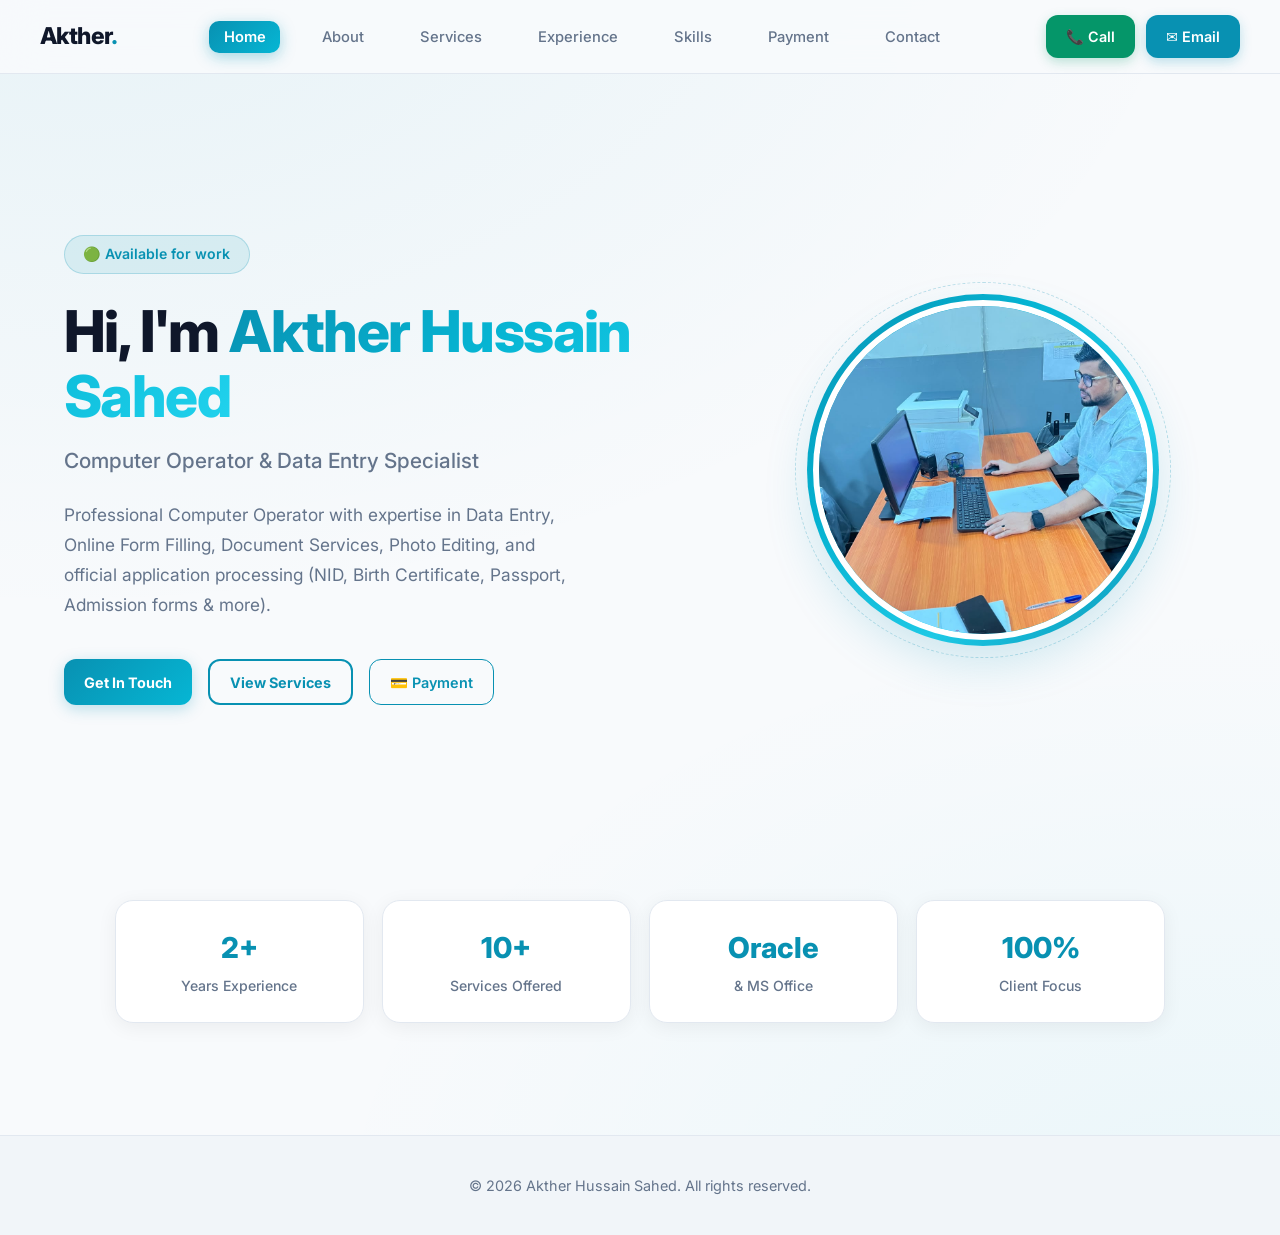
<file: index.html>
<!DOCTYPE html>
<html lang="en">
<head>
    <meta charset="UTF-8">
    <meta name="viewport" content="width=device-width, initial-scale=1.0">
    <title>Akther Hussain Sahed | Computer Operator & Data Entry</title>
    <link rel="preconnect" href="https://fonts.googleapis.com">
    <link rel="preconnect" href="https://fonts.gstatic.com" crossorigin>
    <link href="https://fonts.googleapis.com/css2?family=Inter:wght@300;400;500;600;700;800&display=swap" rel="stylesheet">
    <link rel="stylesheet" href="style.css">
</head>
<body>

    <nav class="navbar">
        <div class="nav-container">
            <a href="index.html" class="logo">Akther<span>.</span></a>
            
            <ul class="nav-links">
                <li><a href="index.html" class="active">Home</a></li>
                <li><a href="about.html">About</a></li>
                <li><a href="services.html">Services</a></li>
                <li><a href="experience.html">Experience</a></li>
                <li><a href="skills.html">Skills</a></li>
                <li><a href="payment.html">Payment</a></li>
                <li><a href="contact.html">Contact</a></li>
            </ul>

            <div class="nav-actions">
                <a href="tel:+8801789630040" class="btn btn-call">📞 Call</a>
                <a href="mailto:a.h.sahed82@gmail.com" class="btn btn-email">✉️ Email</a>
            </div>

            <button class="menu-toggle" aria-label="Menu">
                <span></span>
                <span></span>
                <span></span>
            </button>
        </div>
    </nav>

    <div class="mobile-overlay"></div>
    <div class="mobile-menu">
        <a href="index.html" class="active">Home</a>
        <a href="about.html">About</a>
        <a href="services.html">Services</a>
        <a href="experience.html">Experience</a>
        <a href="skills.html">Skills</a>
        <a href="payment.html">Payment</a>
        <a href="contact.html">Contact</a>
        <div class="mobile-buttons">
            <a href="tel:+8801789630040" class="btn btn-call">📞 Call Now</a>
            <a href="mailto:a.h.sahed82@gmail.com" class="btn btn-email">✉️ Email</a>
        </div>
    </div>

    <section class="hero">
        <div class="hero-wrapper">
            <div class="hero-content">
                <div class="hero-badge animate">🟢 Available for work</div>
                
                <h1 class="animate delay-1">Hi, I'm <span>Akther Hussain Sahed</span></h1>
                
                <p class="hero-subtitle animate delay-2">Computer Operator & Data Entry Specialist</p>
                
                <p class="hero-desc animate delay-3">
                    Professional Computer Operator with expertise in Data Entry, Online Form Filling, 
                    Document Services, Photo Editing, and official application processing 
                    (NID, Birth Certificate, Passport, Admission forms & more).
                </p>
                
                <div class="hero-buttons animate delay-4">
                    <a href="contact.html" class="btn btn-primary">Get In Touch</a>
                    <a href="services.html" class="btn btn-outline">View Services</a>
                    <a href="payment.html" class="btn btn-cv">💳 Payment</a>
                </div>
            </div>

            <div class="hero-photo animate delay-2">
                <div class="photo-frame">
                    <img src="profile.jpg" alt="Akther Hussain Sahed">
                </div>
            </div>
        </div>
    </section>

    <section class="section" style="padding-top: 0;">
        <div class="stats-grid" style="grid-template-columns: repeat(4, 1fr); max-width: 1050px; margin: 0 auto;">
            <div class="stat-card animate">
                <h3>2+</h3>
                <p>Years Experience</p>
            </div>
            <div class="stat-card animate delay-1">
                <h3>10+</h3>
                <p>Services Offered</p>
            </div>
            <div class="stat-card animate delay-2">
                <h3>Oracle</h3>
                <p>& MS Office</p>
            </div>
            <div class="stat-card animate delay-3">
                <h3>100%</h3>
                <p>Client Focus</p>
            </div>
        </div>
    </section>

    <footer>
        <p>© 2026 Akther Hussain Sahed. All rights reserved.</p>
    </footer>

    <script src="script.js"></script>
</body>
</html>
</file>
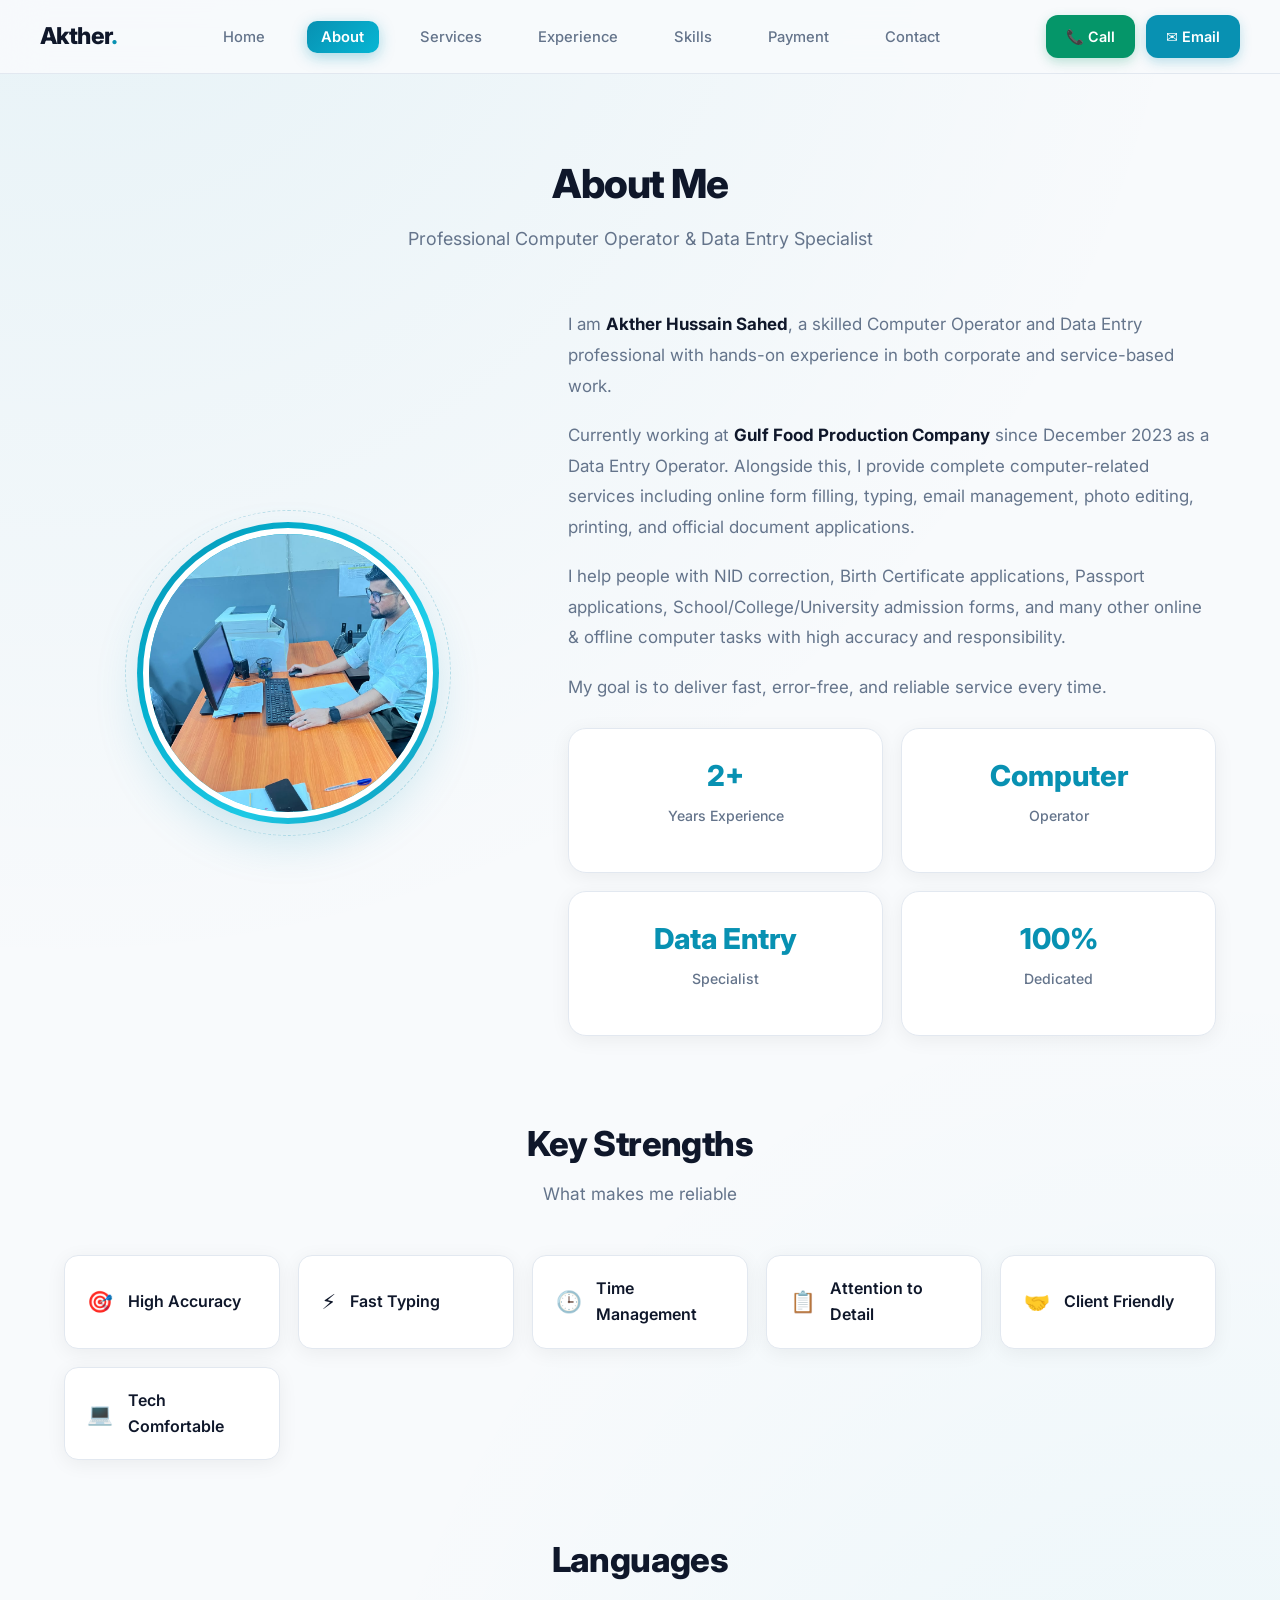
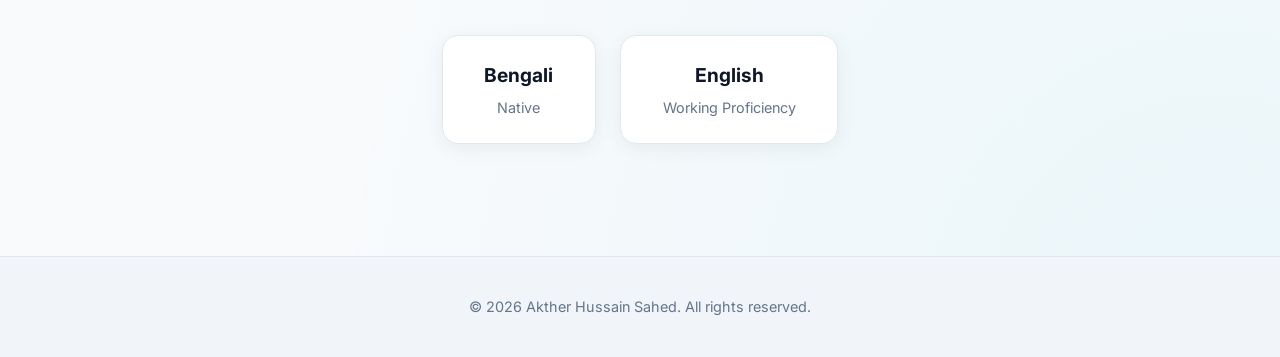
<file: about.html>
<!DOCTYPE html>
<html lang="en">
<head>
    <meta charset="UTF-8">
    <meta name="viewport" content="width=device-width, initial-scale=1.0">
    <title>About | Akther Hussain Sahed</title>
    <link rel="preconnect" href="https://fonts.googleapis.com">
    <link rel="preconnect" href="https://fonts.gstatic.com" crossorigin>
    <link href="https://fonts.googleapis.com/css2?family=Inter:wght@300;400;500;600;700;800&display=swap" rel="stylesheet">
    <link rel="stylesheet" href="style.css">
</head>
<body>

    <nav class="navbar">
        <div class="nav-container">
            <a href="index.html" class="logo">Akther<span>.</span></a>
            
            <ul class="nav-links">
                
                <li><a href="index.html">Home</a></li>
                <li><a href="about.html" class="active">About</a></li>
                <li><a href="services.html">Services</a></li>
                <li><a href="experience.html">Experience</a></li>
                <li><a href="skills.html">Skills</a></li>
                <li><a href="payment.html">Payment</a></li>
                <li><a href="contact.html">Contact</a></li>
            
            </ul>

            <div class="nav-actions">
                <a href="tel:+8801789630040" class="btn btn-call">📞 Call</a>
                <a href="mailto:a.h.sahed82@gmail.com" class="btn btn-email">✉️ Email</a>
            </div>

            <button class="menu-toggle" aria-label="Menu">
                <span></span>
                <span></span>
                <span></span>
            </button>
        </div>
    </nav>

    <div class="mobile-overlay"></div>
    <div class="mobile-menu">
        
        <a href="index.html">Home</a>
        <a href="about.html" class="active">About</a>
        <a href="services.html">Services</a>
        <a href="experience.html">Experience</a>
        <a href="skills.html">Skills</a>
        <a href="payment.html">Payment</a>
        <a href="contact.html">Contact</a>
        
        <div class="mobile-buttons">
            <a href="tel:+8801789630040" class="btn btn-call">📞 Call Now</a>
            <a href="mailto:a.h.sahed82@gmail.com" class="btn btn-email">✉️ Email</a>
        </div>
    </div>

    <div class="page-header">
        <h1 class="animate">About Me</h1>
        <p class="animate delay-1">Professional Computer Operator & Data Entry Specialist</p>
    </div>

    <section class="section" style="padding-top: 1rem;">
        <div class="about-grid">
            <div class="about-photo animate">
                <div class="photo-frame">
                    <img src="profile.jpg" alt="Akther Hussain Sahed">
                </div>
            </div>

            <div class="about-text animate delay-1">
                <p>
                    I am <strong>Akther Hussain Sahed</strong>, a skilled Computer Operator and Data Entry professional 
                    with hands-on experience in both corporate and service-based work.
                </p>
                <p>
                    Currently working at <strong>Gulf Food Production Company</strong> since December 2023 as a Data Entry Operator. 
                    Alongside this, I provide complete computer-related services including online form filling, 
                    typing, email management, photo editing, printing, and official document applications.
                </p>
                <p>
                    I help people with NID correction, Birth Certificate applications, Passport applications, 
                    School/College/University admission forms, and many other online & offline computer tasks 
                    with high accuracy and responsibility.
                </p>
                <p>
                    My goal is to deliver fast, error-free, and reliable service every time.
                </p>

                <div class="stats-grid">
                    <div class="stat-card">
                        <h3>2+</h3>
                        <p>Years Experience</p>
                    </div>
                    <div class="stat-card">
                        <h3>Computer</h3>
                        <p>Operator</p>
                    </div>
                    <div class="stat-card">
                        <h3>Data Entry</h3>
                        <p>Specialist</p>
                    </div>
                    <div class="stat-card">
                        <h3>100%</h3>
                        <p>Dedicated</p>
                    </div>
                </div>
            </div>
        </div>

        <div style="margin-top: 5rem;">
            <div class="section-header">
                <h2 class="section-title">Key Strengths</h2>
                <p class="section-subtitle">What makes me reliable</p>
            </div>
            <div class="strengths-grid">
                <div class="strength-item"><span>🎯</span> High Accuracy</div>
                <div class="strength-item"><span>⚡</span> Fast Typing</div>
                <div class="strength-item"><span>🕒</span> Time Management</div>
                <div class="strength-item"><span>📋</span> Attention to Detail</div>
                <div class="strength-item"><span>🤝</span> Client Friendly</div>
                <div class="strength-item"><span>💻</span> Tech Comfortable</div>
            </div>
        </div>

        <div style="margin-top: 4.5rem;">
            <div class="section-header">
                <h2 class="section-title">Languages</h2>
            </div>
            <div class="lang-grid">
                <div class="lang-card">
                    <h3>Bengali</h3>
                    <p>Native</p>
                </div>
                <div class="lang-card">
                    <h3>English</h3>
                    <p>Working Proficiency</p>
                </div>
            </div>
        </div>
    </section>

    <footer>
        <p>© 2026 Akther Hussain Sahed. All rights reserved.</p>
    </footer>

    <script src="script.js"></script>
</body>
</html>
</file>
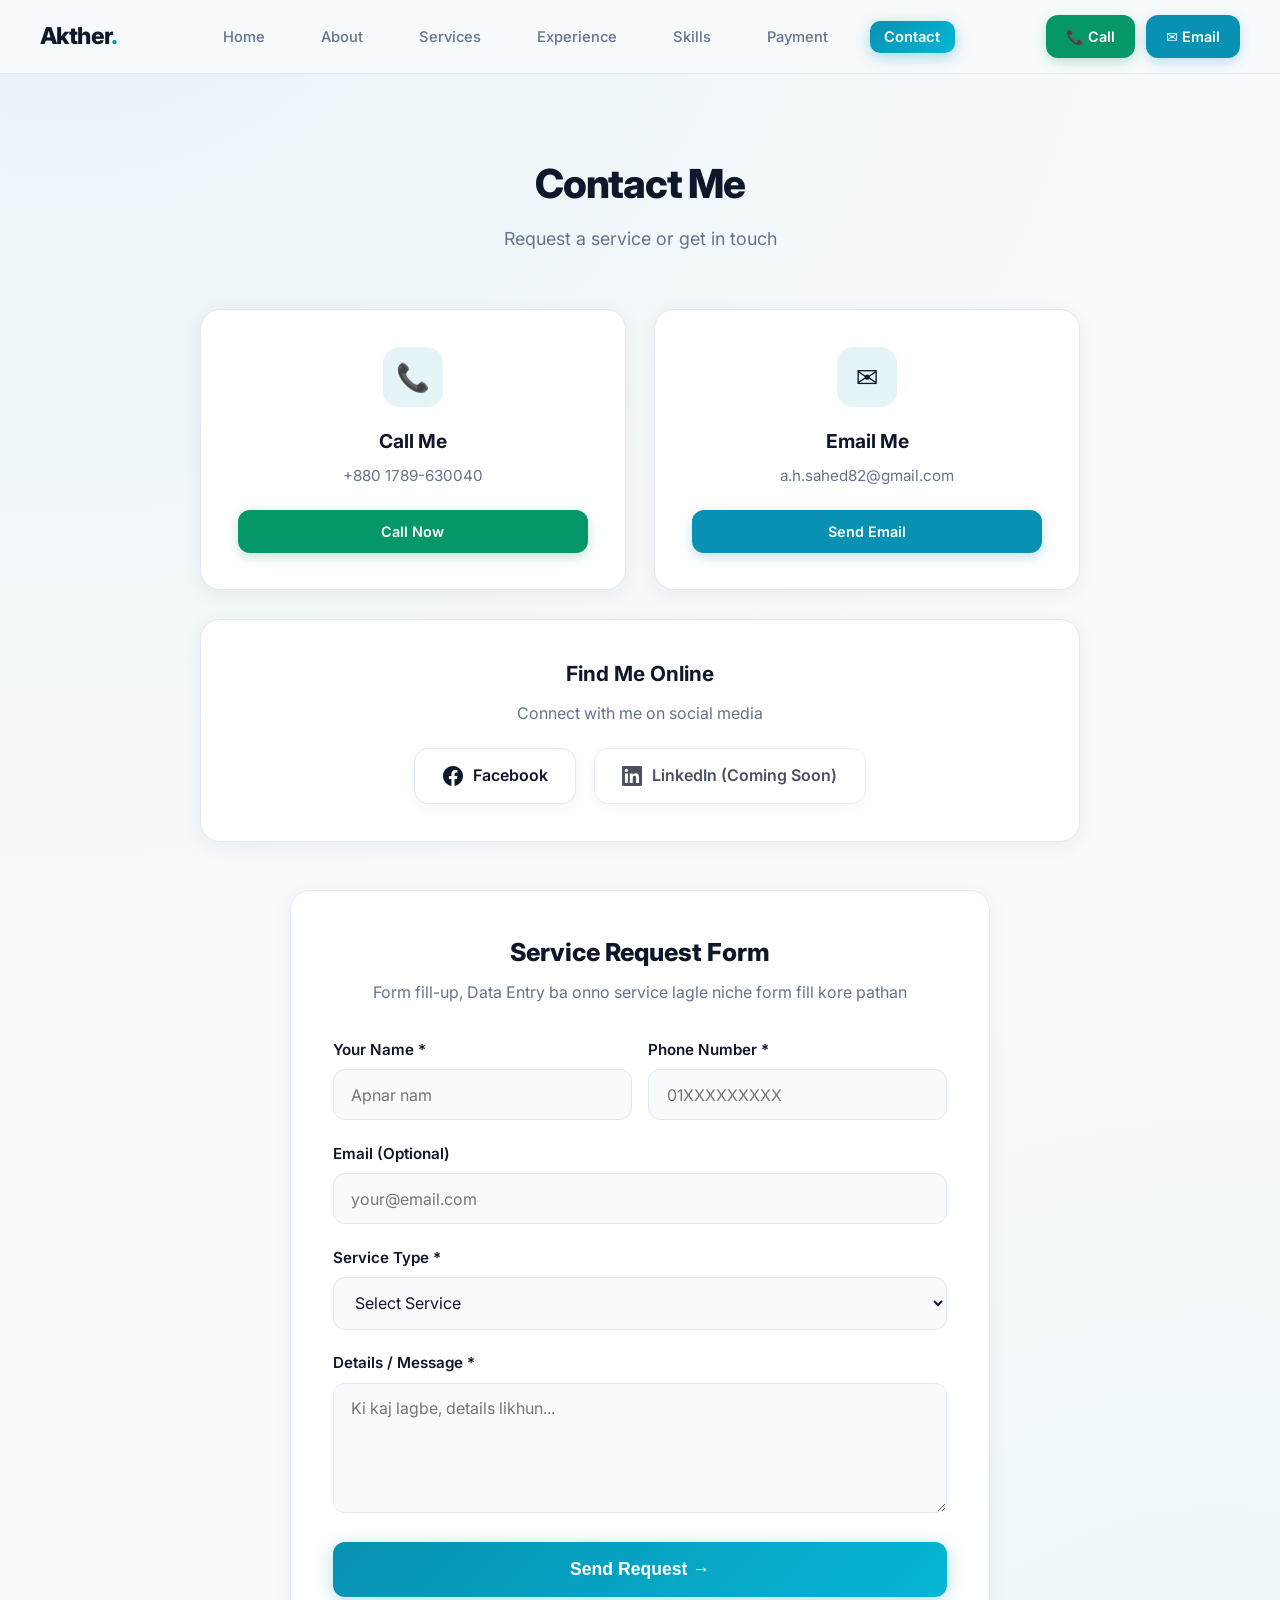
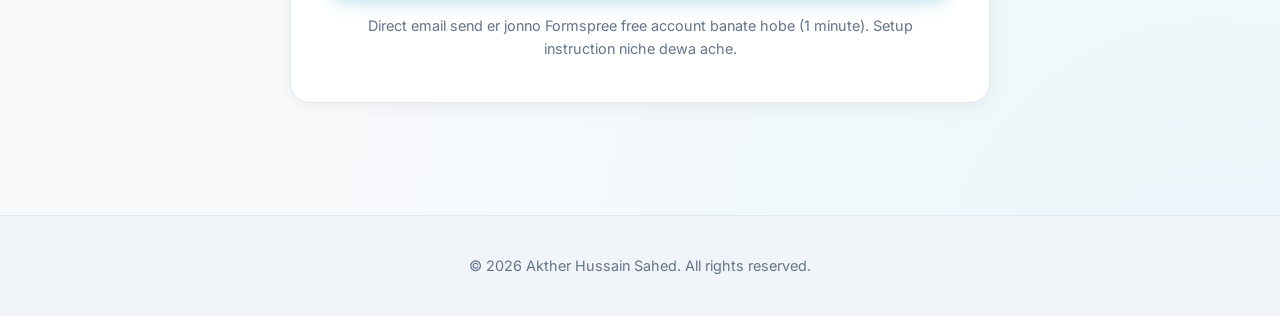
<file: contact.html>
<!DOCTYPE html>
<html lang="en">
<head>
    <meta charset="UTF-8">
    <meta name="viewport" content="width=device-width, initial-scale=1.0">
    <title>Contact | Akther Hussain Sahed</title>
    <link rel="preconnect" href="https://fonts.googleapis.com">
    <link rel="preconnect" href="https://fonts.gstatic.com" crossorigin>
    <link href="https://fonts.googleapis.com/css2?family=Inter:wght@300;400;500;600;700;800&display=swap" rel="stylesheet">
    <link rel="stylesheet" href="style.css">
    <style>
        .form-section {
            max-width: 700px;
            margin: 3rem auto 0;
            background: var(--card);
            border: 1px solid var(--border);
            border-radius: 20px;
            padding: 2.6rem;
            box-shadow: 0 4px 20px rgba(0,0,0,0.06);
            transition: all 0.35s ease;
        }
        .form-section:hover {
            box-shadow: 0 12px 40px rgba(8, 145, 178, 0.1);
            border-color: rgba(8, 145, 178, 0.25);
        }
        .form-section h2 {
            text-align: center;
            margin-bottom: 0.5rem;
            font-size: 1.55rem;
            color: var(--text);
            font-weight: 800;
        }
        .form-section > p {
            text-align: center;
            color: var(--text-muted);
            margin-bottom: 2rem;
        }
        .form-group {
            margin-bottom: 1.35rem;
        }
        .form-group label {
            display: block;
            margin-bottom: 0.45rem;
            font-weight: 600;
            font-size: 0.95rem;
            color: var(--text);
        }
        .form-group input,
        .form-group select,
        .form-group textarea {
            width: 100%;
            padding: 0.9rem 1.1rem;
            background: #f8fafc;
            border: 1.5px solid var(--border);
            border-radius: 12px;
            color: var(--text);
            font-size: 1rem;
            font-family: inherit;
            transition: all 0.3s ease;
        }
        .form-group input:focus,
        .form-group select:focus,
        .form-group textarea:focus {
            outline: none;
            border-color: var(--accent);
            box-shadow: 0 0 0 4px rgba(8, 145, 178, 0.12);
            background: #fff;
        }
        .form-group textarea {
            min-height: 130px;
            resize: vertical;
        }
        .form-group select {
            cursor: pointer;
        }
        .form-row {
            display: grid;
            grid-template-columns: 1fr 1fr;
            gap: 1rem;
        }
        @media (max-width: 600px) {
            .form-row {
                grid-template-columns: 1fr;
            }
            .form-section {
                padding: 1.6rem;
            }
        }
        .submit-btn {
            width: 100%;
            padding: 1.05rem;
            background: linear-gradient(135deg, #0891b2, #06b6d4);
            color: white;
            font-weight: 700;
            font-size: 1.1rem;
            border: none;
            border-radius: 12px;
            cursor: pointer;
            transition: all 0.35s ease;
            box-shadow: 0 4px 18px rgba(8, 145, 178, 0.3);
        }
        .submit-btn:hover {
            transform: translateY(-3px);
            box-shadow: 0 12px 32px rgba(8, 145, 178, 0.4);
        }
        .form-note {
            margin-top: 1.1rem;
            text-align: center;
            color: var(--text-muted);
            font-size: 0.9rem;
        }
        /* Social buttons premium */
        .social-btn {
            display: inline-flex !important;
            align-items: center;
            gap: 0.65rem;
            padding: 0.9rem 1.7rem !important;
            background: var(--card) !important;
            border: 1.5px solid var(--border) !important;
            border-radius: 14px !important;
            color: var(--text) !important;
            font-weight: 600 !important;
            font-size: 1rem !important;
            transition: all 0.35s cubic-bezier(0.4, 0, 0.2, 1) !important;
            box-shadow: 0 4px 15px rgba(0,0,0,0.05);
        }
        .social-btn svg {
            flex-shrink: 0;
        }
        .social-facebook:hover {
            border-color: #1877f2 !important;
            color: #1877f2 !important;
            background: rgba(24, 119, 242, 0.06) !important;
            transform: translateY(-4px) !important;
            box-shadow: 0 12px 30px rgba(24, 119, 242, 0.2) !important;
        }
        .social-linkedin:hover {
            border-color: #0a66c2 !important;
            color: #0a66c2 !important;
            background: rgba(10, 102, 194, 0.06) !important;
            transform: translateY(-4px) !important;
            box-shadow: 0 12px 30px rgba(10, 102, 194, 0.2) !important;
        }
        .social-btn:hover {
            transform: translateY(-4px) !important;
        }
    </style>
</head>
<body>

    <nav class="navbar">
        <div class="nav-container">
            <a href="index.html" class="logo">Akther<span>.</span></a>
            
            <ul class="nav-links">
                <li><a href="index.html">Home</a></li>
                <li><a href="about.html">About</a></li>
                <li><a href="services.html">Services</a></li>
                <li><a href="experience.html">Experience</a></li>
                <li><a href="skills.html">Skills</a></li>
                <li><a href="payment.html">Payment</a></li>
                <li><a href="contact.html" class="active">Contact</a></li>
            </ul>

            <div class="nav-actions">
                <a href="tel:+8801789630040" class="btn btn-call">📞 Call</a>
                <a href="mailto:a.h.sahed82@gmail.com" class="btn btn-email">✉️ Email</a>
            </div>

            <button class="menu-toggle" aria-label="Menu">
                <span></span>
                <span></span>
                <span></span>
            </button>
        </div>
    </nav>

    <div class="mobile-overlay"></div>
    <div class="mobile-menu">
        <a href="index.html">Home</a>
        <a href="about.html">About</a>
        <a href="services.html">Services</a>
        <a href="experience.html">Experience</a>
        <a href="skills.html">Skills</a>
        <a href="payment.html">Payment</a>
        <a href="contact.html" class="active">Contact</a>
        <div class="mobile-buttons">
            <a href="tel:+8801789630040" class="btn btn-call">📞 Call Now</a>
            <a href="mailto:a.h.sahed82@gmail.com" class="btn btn-email">✉️ Email</a>
        </div>
    </div>

    <div class="page-header">
        <h1 class="animate">Contact Me</h1>
        <p class="animate delay-1">Request a service or get in touch</p>
    </div>

    <section class="section" style="padding-top: 1rem;">
        <div class="contact-wrapper">
            <div class="contact-card animate">
                <div class="contact-icon">📞</div>
                <h3>Call Me</h3>
                <p>+880 1789-630040</p>
                <a href="tel:+8801789630040" class="btn btn-call">Call Now</a>
            </div>
            <div class="contact-card animate delay-1">
                <div class="contact-icon">✉️</div>
                <h3>Email Me</h3>
                <p>a.h.sahed82@gmail.com</p>
                <a href="mailto:a.h.sahed82@gmail.com" class="btn btn-email">Send Email</a>
            </div>
            <div class="contact-full animate delay-2">
                <h3>Find Me Online</h3>
                <p style="color: var(--text-muted); margin-bottom: 0.5rem;">Connect with me on social media</p>
                <div class="social-links">
                    <a href="https://facebook.com/ahsahed82" target="_blank" class="social-btn social-facebook">
                        <svg width="20" height="20" viewBox="0 0 24 24" fill="currentColor"><path d="M24 12.073c0-6.627-5.373-12-12-12s-12 5.373-12 12c0 5.99 4.388 10.954 10.125 11.854v-8.385H7.078v-3.47h3.047V9.43c0-3.007 1.792-4.669 4.533-4.669 1.312 0 2.686.235 2.686.235v2.953H15.83c-1.491 0-1.956.925-1.956 1.874v2.25h3.328l-.532 3.47h-2.796v8.385C19.612 23.027 24 18.062 24 12.073z"/></svg>
                        Facebook
                    </a>
                    <a href="#" class="social-btn social-linkedin" style="opacity: 0.75; cursor: default;">
                        <svg width="20" height="20" viewBox="0 0 24 24" fill="currentColor"><path d="M20.447 20.452h-3.554v-5.569c0-1.328-.027-3.037-1.852-3.037-1.853 0-2.136 1.445-2.136 2.939v5.667H9.351V9h3.414v1.561h.046c.477-.9 1.637-1.85 3.37-1.85 3.601 0 4.267 2.37 4.267 5.455v6.286zM5.337 7.433c-1.144 0-2.063-.926-2.063-2.065 0-1.138.92-2.063 2.063-2.063 1.14 0 2.064.925 2.064 2.063 0 1.139-.925 2.065-2.064 2.065zm1.782 13.019H3.555V9h3.564v11.452zM22.225 0H1.771C.792 0 0 .774 0 1.729v20.542C0 23.227.792 24 1.771 24h20.451C23.2 24 24 23.227 24 22.271V1.729C24 .774 23.2 0 22.222 0h.003z"/></svg>
                        LinkedIn (Coming Soon)
                    </a>
                </div>
            </div>
        </div>

        <!-- Request Form -->
        <div class="form-section animate">
            <h2>Service Request Form</h2>
            <p>Form fill-up, Data Entry ba onno service lagle niche form fill kore pathan</p>
            
            <!-- 
              DIRECT EMAIL SEND SETUP:
              1. Go to https://formspree.io and create free account
              2. Create a new form
              3. Copy the form endpoint (looks like: https://formspree.io/f/xxxxxxxx)
              4. Replace the action URL below with your endpoint
            -->
            <form action="https://formspree.io/f/xdeoqbgj" method="POST" id="requestForm">
                <div class="form-row">
                    <div class="form-group">
                        <label>Your Name *</label>
                        <input type="text" name="name" required placeholder="Apnar nam">
                    </div>
                    <div class="form-group">
                        <label>Phone Number *</label>
                        <input type="tel" name="phone" required placeholder="01XXXXXXXXX">
                    </div>
                </div>

                <div class="form-group">
                    <label>Email (Optional)</label>
                    <input type="email" name="email" placeholder="your@email.com">
                </div>

                <div class="form-group">
                    <label>Service Type *</label>
                    <select name="service" required>
                        <option value="">Select Service</option>
                        <option value="Data Entry">Data Entry</option>
                        <option value="Online Form Fill-up">Online Form Fill-up</option>
                        <option value="NID / Birth Certificate">NID / Birth Certificate</option>
                        <option value="Passport Application">Passport Application</option>
                        <option value="Admission Form">Admission Form (School/College/University)</option>
                        <option value="Photo Editing">Photo Editing</option>
                        <option value="Email Management">Email Management</option>
                        <option value="Printing">Printing</option>
                        <option value="Excel / Stock Report">Excel / Stock Report</option>
                        <option value="Other">Other</option>
                    </select>
                </div>

                <div class="form-group">
                    <label>Details / Message *</label>
                    <textarea name="message" required placeholder="Ki kaj lagbe, details likhun..."></textarea>
                </div>

                <input type="hidden" name="_subject" value="New Service Request from Portfolio">
                <button type="submit" class="submit-btn">Send Request →</button>
                <p class="form-note">
                    Direct email send er jonno Formspree free account banate hobe (1 minute). 
                    Setup instruction niche dewa ache.
                </p>
            </form>
        </div>
    </section>

    <footer>
        <p>© 2026 Akther Hussain Sahed. All rights reserved.</p>
    </footer>

    <script src="script.js"></script>
</body>
</html>
</file>
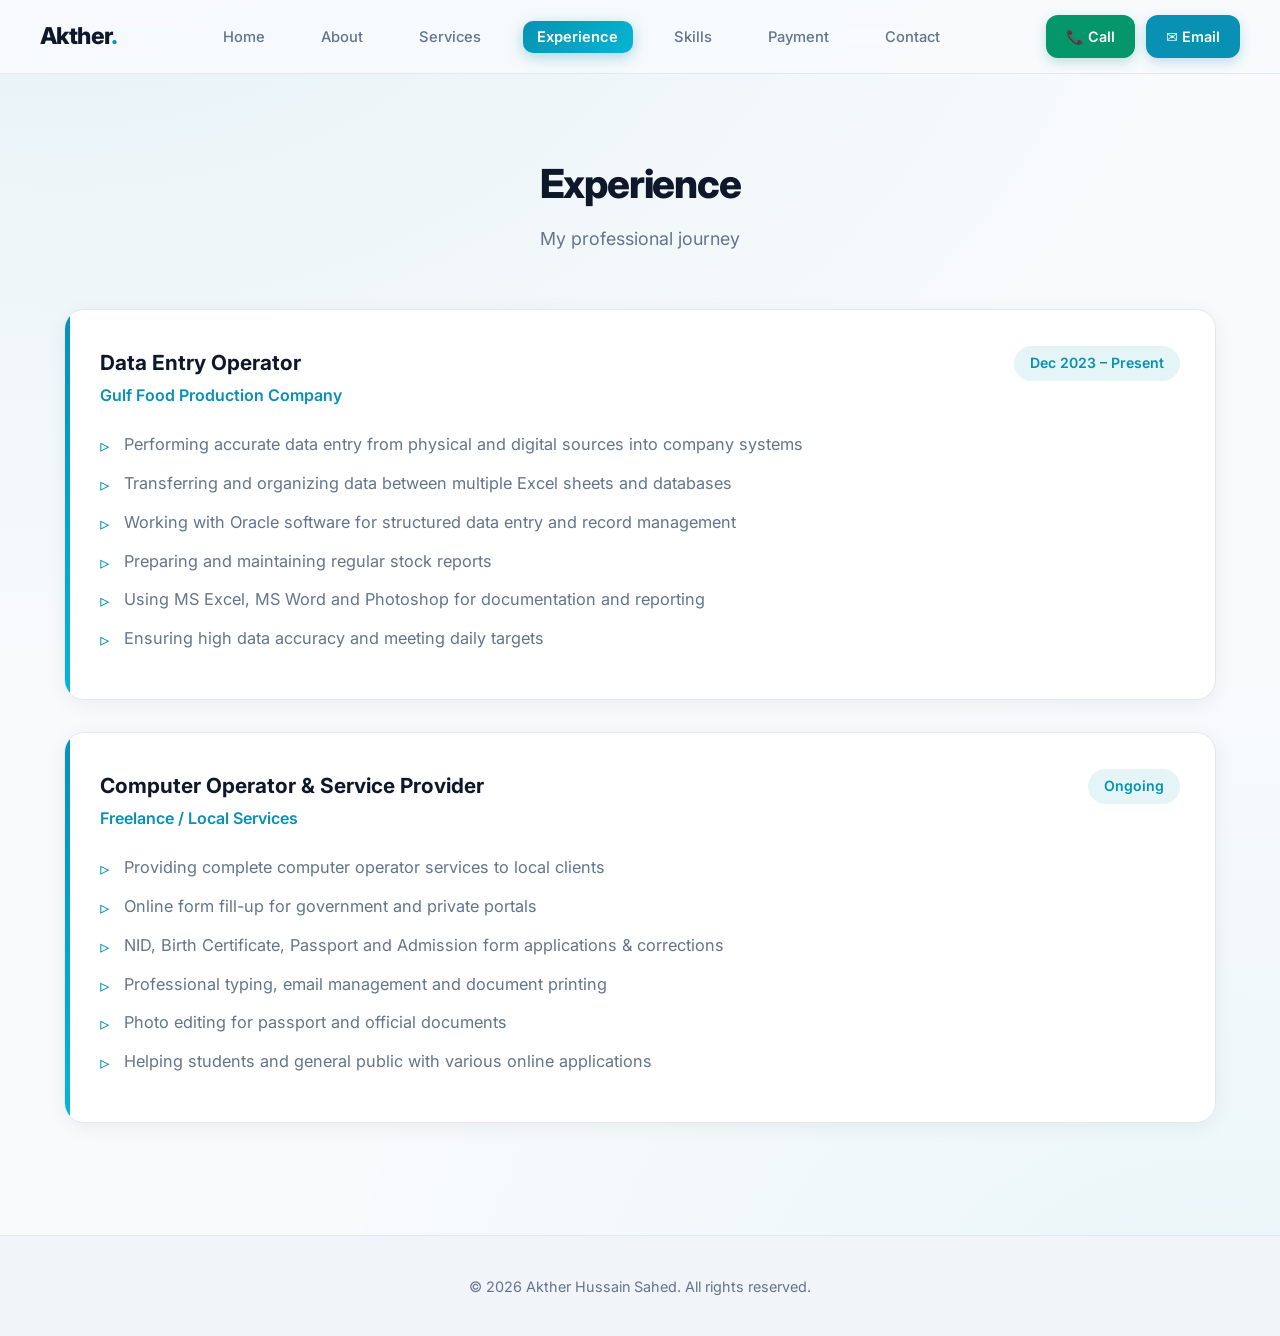
<file: experience.html>
<!DOCTYPE html>
<html lang="en">
<head>
    <meta charset="UTF-8">
    <meta name="viewport" content="width=device-width, initial-scale=1.0">
    <title>Experience | Akther Hussain Sahed</title>
    <link rel="preconnect" href="https://fonts.googleapis.com">
    <link rel="preconnect" href="https://fonts.gstatic.com" crossorigin>
    <link href="https://fonts.googleapis.com/css2?family=Inter:wght@300;400;500;600;700;800&display=swap" rel="stylesheet">
    <link rel="stylesheet" href="style.css">
</head>
<body>

    <nav class="navbar">
        <div class="nav-container">
            <a href="index.html" class="logo">Akther<span>.</span></a>
            
            <ul class="nav-links">
                
                <li><a href="index.html">Home</a></li>
                <li><a href="about.html">About</a></li>
                <li><a href="services.html">Services</a></li>
                <li><a href="experience.html" class="active">Experience</a></li>
                <li><a href="skills.html">Skills</a></li>
                <li><a href="payment.html">Payment</a></li>
                <li><a href="contact.html">Contact</a></li>
            
            </ul>

            <div class="nav-actions">
                <a href="tel:+8801789630040" class="btn btn-call">📞 Call</a>
                <a href="mailto:a.h.sahed82@gmail.com" class="btn btn-email">✉️ Email</a>
            </div>

            <button class="menu-toggle" aria-label="Menu">
                <span></span>
                <span></span>
                <span></span>
            </button>
        </div>
    </nav>

    <div class="mobile-overlay"></div>
    <div class="mobile-menu">
        
        <a href="index.html">Home</a>
        <a href="about.html">About</a>
        <a href="services.html">Services</a>
        <a href="experience.html" class="active">Experience</a>
        <a href="skills.html">Skills</a>
        <a href="payment.html">Payment</a>
        <a href="contact.html">Contact</a>
        
        <div class="mobile-buttons">
            <a href="tel:+8801789630040" class="btn btn-call">📞 Call Now</a>
            <a href="mailto:a.h.sahed82@gmail.com" class="btn btn-email">✉️ Email</a>
        </div>
    </div>

    <div class="page-header">
        <h1 class="animate">Experience</h1>
        <p class="animate delay-1">My professional journey</p>
    </div>

    <section class="section" style="padding-top: 1rem;">
        <div class="exp-card animate delay-2">
            <div class="exp-header">
                <div>
                    <div class="exp-title">Data Entry Operator</div>
                    <div class="exp-company">Gulf Food Production Company</div>
                </div>
                <div class="exp-date">Dec 2023 – Present</div>
            </div>
            <ul class="exp-list">
                <li>Performing accurate data entry from physical and digital sources into company systems</li>
                <li>Transferring and organizing data between multiple Excel sheets and databases</li>
                <li>Working with Oracle software for structured data entry and record management</li>
                <li>Preparing and maintaining regular stock reports</li>
                <li>Using MS Excel, MS Word and Photoshop for documentation and reporting</li>
                <li>Ensuring high data accuracy and meeting daily targets</li>
            </ul>
        </div>

        <div class="exp-card animate delay-3" style="margin-top: 2rem;">
            <div class="exp-header">
                <div>
                    <div class="exp-title">Computer Operator & Service Provider</div>
                    <div class="exp-company">Freelance / Local Services</div>
                </div>
                <div class="exp-date">Ongoing</div>
            </div>
            <ul class="exp-list">
                <li>Providing complete computer operator services to local clients</li>
                <li>Online form fill-up for government and private portals</li>
                <li>NID, Birth Certificate, Passport and Admission form applications & corrections</li>
                <li>Professional typing, email management and document printing</li>
                <li>Photo editing for passport and official documents</li>
                <li>Helping students and general public with various online applications</li>
            </ul>
        </div>
    </section>

    <footer>
        <p>© 2026 Akther Hussain Sahed. All rights reserved.</p>
    </footer>

    <script src="script.js"></script>
</body>
</html>
</file>
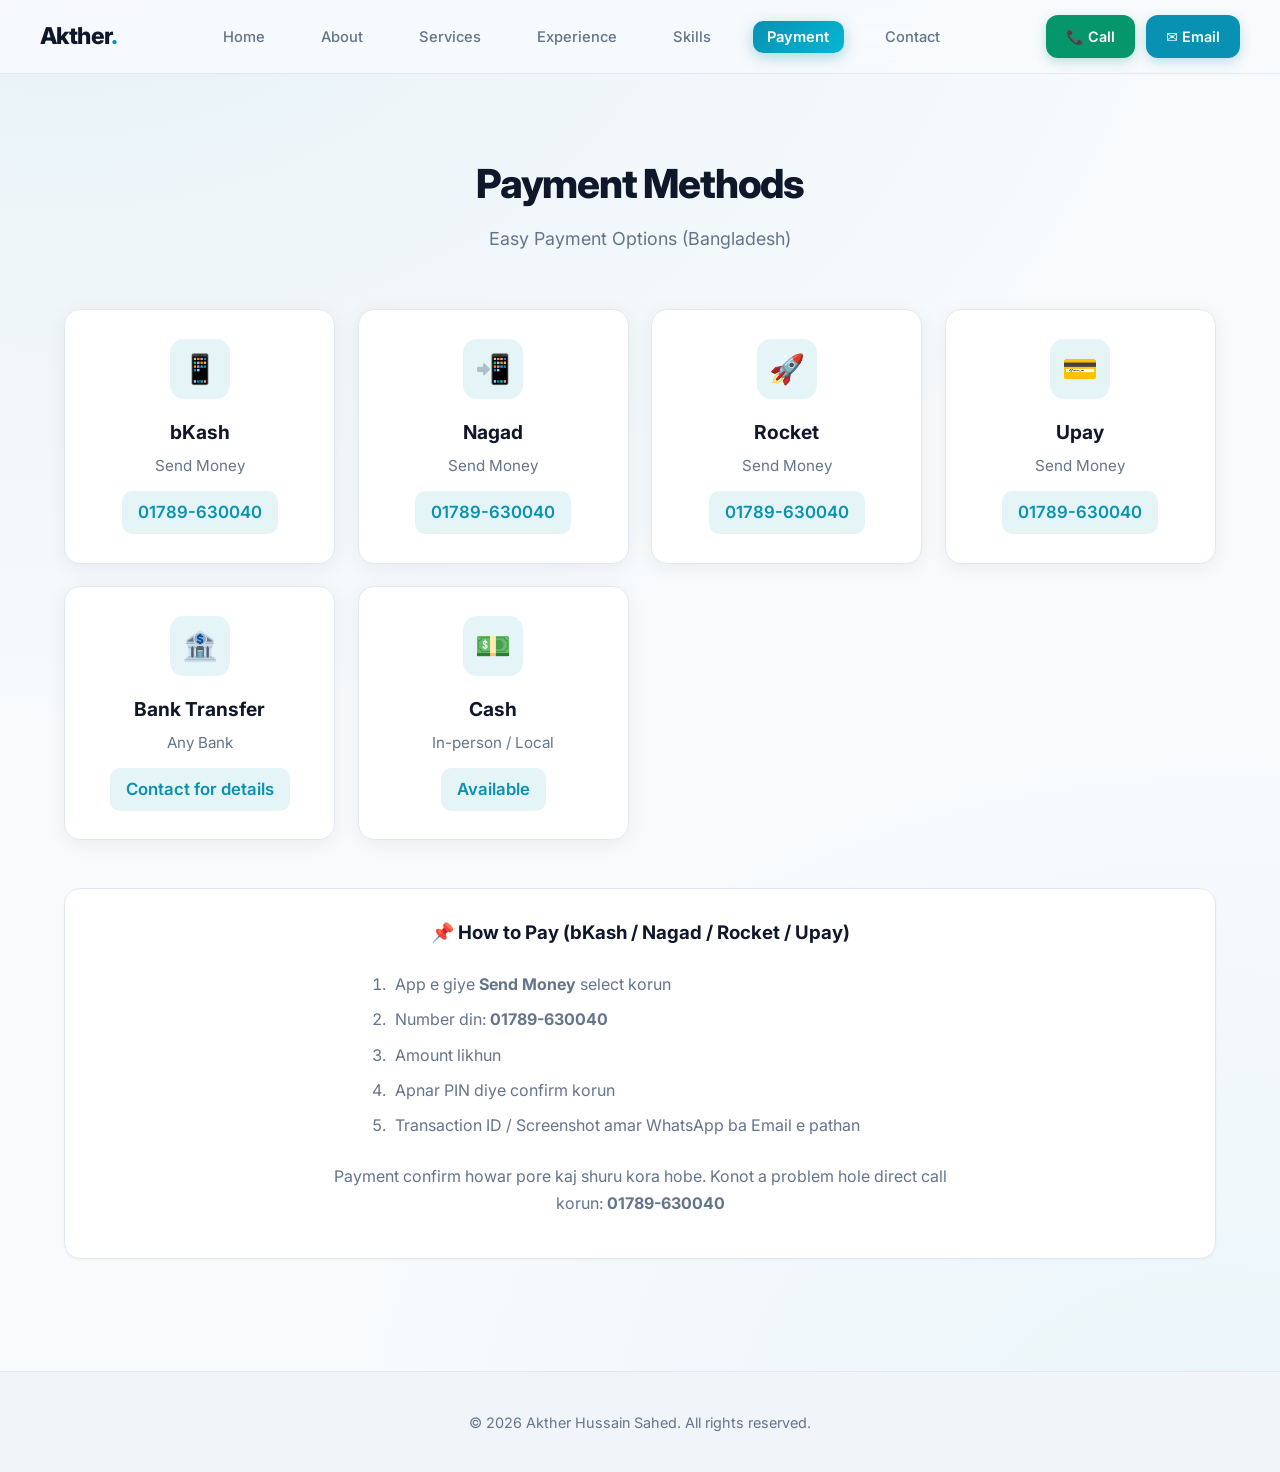
<file: payment.html>
<!DOCTYPE html>
<html lang="en">
<head>
    <meta charset="UTF-8">
    <meta name="viewport" content="width=device-width, initial-scale=1.0">
    <title>Payment Methods | Akther Hussain Sahed</title>
    <link rel="preconnect" href="https://fonts.googleapis.com">
    <link rel="preconnect" href="https://fonts.gstatic.com" crossorigin>
    <link href="https://fonts.googleapis.com/css2?family=Inter:wght@300;400;500;600;700;800&display=swap" rel="stylesheet">
    <link rel="stylesheet" href="style.css">
    <style>
        .payment-grid {
            display: grid;
            grid-template-columns: repeat(auto-fill, minmax(260px, 1fr));
            gap: 1.4rem;
        }
        .payment-card {
            background: var(--card);
            border: 1px solid var(--border);
            border-radius: 16px;
            padding: 1.8rem;
            text-align: center;
            transition: all 0.4s cubic-bezier(0.4, 0, 0.2, 1);
            box-shadow: 0 4px 20px rgba(0,0,0,0.06);
            position: relative;
            overflow: hidden;
        }
        .payment-card::before {
            content: '';
            position: absolute;
            top: 0;
            left: 0;
            width: 100%;
            height: 3px;
            background: linear-gradient(90deg, #0891b2, #06b6d4);
            transform: scaleX(0);
            transform-origin: left;
            transition: transform 0.4s ease;
        }
        .payment-card:hover {
            border-color: rgba(8, 145, 178, 0.45);
            transform: translateY(-8px);
            box-shadow: 0 16px 40px rgba(8, 145, 178, 0.12);
        }
        .payment-card:hover::before {
            transform: scaleX(1);
        }
        .payment-icon {
            width: 60px;
            height: 60px;
            background: rgba(8, 145, 178, 0.1);
            border-radius: 14px;
            display: flex;
            align-items: center;
            justify-content: center;
            font-size: 1.8rem;
            margin: 0 auto 1.1rem;
            transition: all 0.35s ease;
        }
        .payment-card:hover .payment-icon {
            background: linear-gradient(135deg, #0891b2, #06b6d4);
            transform: scale(1.1);
        }
        .payment-card h3 {
            font-size: 1.2rem;
            margin-bottom: 0.4rem;
            color: var(--text);
        }
        .payment-card p {
            color: var(--text-muted);
            font-size: 0.95rem;
            margin-bottom: 0.8rem;
        }
        .payment-number {
            background: rgba(8, 145, 178, 0.1);
            color: var(--accent);
            padding: 0.5rem 1rem;
            border-radius: 10px;
            font-weight: 600;
            font-size: 1.05rem;
            display: inline-block;
            user-select: all;
        }
        .note-box {
            background: var(--card);
            border: 1px solid var(--border);
            border-radius: 16px;
            padding: 1.8rem;
            margin-top: 3rem;
            text-align: center;
            box-shadow: 0 1px 3px rgba(0,0,0,0.04);
        }
        .note-box h3 {
            margin-bottom: 0.8rem;
            color: var(--text);
        }
        .note-box p {
            color: var(--text-muted);
            max-width: 650px;
            margin: 0 auto 0.8rem;
            line-height: 1.7;
        }
        .steps {
            text-align: left;
            max-width: 500px;
            margin: 1.5rem auto 0;
            color: var(--text-muted);
        }
        .steps li {
            margin-bottom: 0.6rem;
            padding-left: 0.3rem;
        }
    </style>
</head>
<body>

    <nav class="navbar">
        <div class="nav-container">
            <a href="index.html" class="logo">Akther<span>.</span></a>
            
            <ul class="nav-links">
                <li><a href="index.html">Home</a></li>
                <li><a href="about.html">About</a></li>
                <li><a href="services.html">Services</a></li>
                <li><a href="experience.html">Experience</a></li>
                <li><a href="skills.html">Skills</a></li>
                <li><a href="payment.html" class="active">Payment</a></li>
                <li><a href="contact.html">Contact</a></li>
            </ul>

            <div class="nav-actions">
                <a href="tel:+8801789630040" class="btn btn-call">📞 Call</a>
                <a href="mailto:a.h.sahed82@gmail.com" class="btn btn-email">✉️ Email</a>
            </div>

            <button class="menu-toggle" aria-label="Menu">
                <span></span>
                <span></span>
                <span></span>
            </button>
        </div>
    </nav>

    <div class="mobile-overlay"></div>
    <div class="mobile-menu">
        <a href="index.html">Home</a>
        <a href="about.html">About</a>
        <a href="services.html">Services</a>
        <a href="experience.html">Experience</a>
        <a href="skills.html">Skills</a>
        <a href="payment.html" class="active">Payment</a>
        <a href="contact.html">Contact</a>
        <div class="mobile-buttons">
            <a href="tel:+8801789630040" class="btn btn-call">📞 Call Now</a>
            <a href="mailto:a.h.sahed82@gmail.com" class="btn btn-email">✉️ Email</a>
        </div>
    </div>

    <div class="page-header">
        <h1 class="animate">Payment Methods</h1>
        <p class="animate delay-1">Easy Payment Options (Bangladesh)</p>
    </div>

    <section class="section" style="padding-top: 1rem;">
        <div class="payment-grid">
            <div class="payment-card animate">
                <div class="payment-icon">📱</div>
                <h3>bKash</h3>
                <p>Send Money</p>
                <div class="payment-number">01789-630040</div>
            </div>
            <div class="payment-card animate delay-1">
                <div class="payment-icon">📲</div>
                <h3>Nagad</h3>
                <p>Send Money</p>
                <div class="payment-number">01789-630040</div>
            </div>
            <div class="payment-card animate delay-2">
                <div class="payment-icon">🚀</div>
                <h3>Rocket</h3>
                <p>Send Money</p>
                <div class="payment-number">01789-630040</div>
            </div>
            <div class="payment-card animate">
                <div class="payment-icon">💳</div>
                <h3>Upay</h3>
                <p>Send Money</p>
                <div class="payment-number">01789-630040</div>
            </div>
            <div class="payment-card animate delay-1">
                <div class="payment-icon">🏦</div>
                <h3>Bank Transfer</h3>
                <p>Any Bank</p>
                <div class="payment-number">Contact for details</div>
            </div>
            <div class="payment-card animate delay-2">
                <div class="payment-icon">💵</div>
                <h3>Cash</h3>
                <p>In-person / Local</p>
                <div class="payment-number">Available</div>
            </div>
        </div>

        <div class="note-box animate">
            <h3>📌 How to Pay (bKash / Nagad / Rocket / Upay)</h3>
            <ol class="steps">
                <li>App e giye <strong>Send Money</strong> select korun</li>
                <li>Number din: <strong>01789-630040</strong></li>
                <li>Amount likhun</li>
                <li>Apnar PIN diye confirm korun</li>
                <li>Transaction ID / Screenshot amar WhatsApp ba Email e pathan</li>
            </ol>
            <p style="margin-top: 1.5rem;">
                Payment confirm howar pore kaj shuru kora hobe.  
                Konot a problem hole direct call korun: <strong>01789-630040</strong>
            </p>
        </div>
    </section>

    <footer>
        <p>© 2026 Akther Hussain Sahed. All rights reserved.</p>
    </footer>

    <script src="script.js"></script>
</body>
</html>
</file>
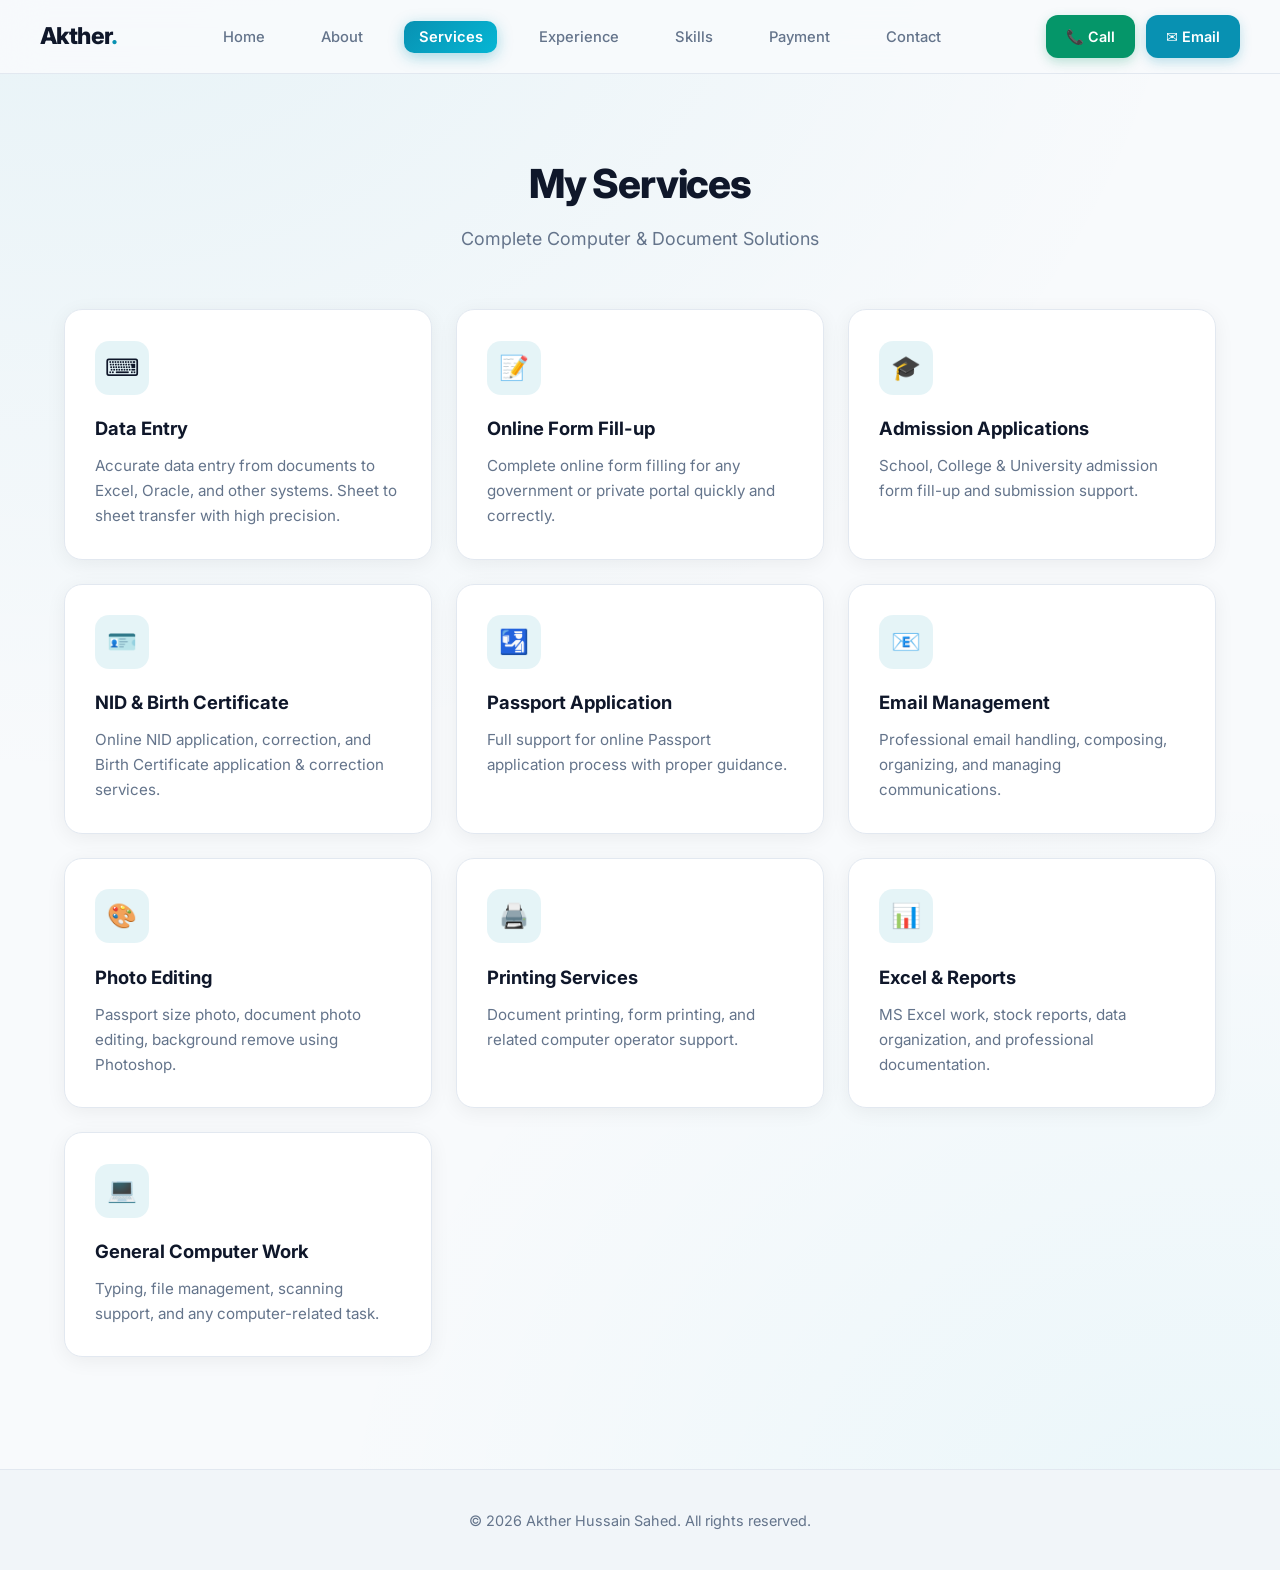
<file: services.html>
<!DOCTYPE html>
<html lang="en">
<head>
    <meta charset="UTF-8">
    <meta name="viewport" content="width=device-width, initial-scale=1.0">
    <title>Services | Akther Hussain Sahed</title>
    <link rel="preconnect" href="https://fonts.googleapis.com">
    <link rel="preconnect" href="https://fonts.gstatic.com" crossorigin>
    <link href="https://fonts.googleapis.com/css2?family=Inter:wght@300;400;500;600;700;800&display=swap" rel="stylesheet">
    <link rel="stylesheet" href="style.css">
</head>
<body>

    <nav class="navbar">
        <div class="nav-container">
            <a href="index.html" class="logo">Akther<span>.</span></a>
            
            <ul class="nav-links">
                
                <li><a href="index.html">Home</a></li>
                <li><a href="about.html">About</a></li>
                <li><a href="services.html" class="active">Services</a></li>
                <li><a href="experience.html">Experience</a></li>
                <li><a href="skills.html">Skills</a></li>
                <li><a href="payment.html">Payment</a></li>
                <li><a href="contact.html">Contact</a></li>
            
            </ul>

            <div class="nav-actions">
                <a href="tel:+8801789630040" class="btn btn-call">📞 Call</a>
                <a href="mailto:a.h.sahed82@gmail.com" class="btn btn-email">✉️ Email</a>
            </div>

            <button class="menu-toggle" aria-label="Menu">
                <span></span>
                <span></span>
                <span></span>
            </button>
        </div>
    </nav>

    <div class="mobile-overlay"></div>
    <div class="mobile-menu">
        
        <a href="index.html">Home</a>
        <a href="about.html">About</a>
        <a href="services.html" class="active">Services</a>
        <a href="experience.html">Experience</a>
        <a href="skills.html">Skills</a>
        <a href="payment.html">Payment</a>
        <a href="contact.html">Contact</a>
        
        <div class="mobile-buttons">
            <a href="tel:+8801789630040" class="btn btn-call">📞 Call Now</a>
            <a href="mailto:a.h.sahed82@gmail.com" class="btn btn-email">✉️ Email</a>
        </div>
    </div>

    <div class="page-header">
        <h1 class="animate">My Services</h1>
        <p class="animate delay-1">Complete Computer & Document Solutions</p>
    </div>

    <section class="section" style="padding-top: 1rem;">
        <div class="services-grid">
            <div class="service-card animate">
                <div class="service-icon">⌨️</div>
                <h3>Data Entry</h3>
                <p>Accurate data entry from documents to Excel, Oracle, and other systems. Sheet to sheet transfer with high precision.</p>
            </div>
            <div class="service-card animate delay-1">
                <div class="service-icon">📝</div>
                <h3>Online Form Fill-up</h3>
                <p>Complete online form filling for any government or private portal quickly and correctly.</p>
            </div>
            <div class="service-card animate delay-2">
                <div class="service-icon">🎓</div>
                <h3>Admission Applications</h3>
                <p>School, College & University admission form fill-up and submission support.</p>
            </div>
            <div class="service-card animate">
                <div class="service-icon">🪪</div>
                <h3>NID & Birth Certificate</h3>
                <p>Online NID application, correction, and Birth Certificate application & correction services.</p>
            </div>
            <div class="service-card animate delay-1">
                <div class="service-icon">🛂</div>
                <h3>Passport Application</h3>
                <p>Full support for online Passport application process with proper guidance.</p>
            </div>
            <div class="service-card animate delay-2">
                <div class="service-icon">📧</div>
                <h3>Email Management</h3>
                <p>Professional email handling, composing, organizing, and managing communications.</p>
            </div>
            <div class="service-card animate">
                <div class="service-icon">🎨</div>
                <h3>Photo Editing</h3>
                <p>Passport size photo, document photo editing, background remove using Photoshop.</p>
            </div>
            <div class="service-card animate delay-1">
                <div class="service-icon">🖨️</div>
                <h3>Printing Services</h3>
                <p>Document printing, form printing, and related computer operator support.</p>
            </div>
            <div class="service-card animate delay-2">
                <div class="service-icon">📊</div>
                <h3>Excel & Reports</h3>
                <p>MS Excel work, stock reports, data organization, and professional documentation.</p>
            </div>
            <div class="service-card animate">
                <div class="service-icon">💻</div>
                <h3>General Computer Work</h3>
                <p>Typing, file management, scanning support, and any computer-related task.</p>
            </div>
        </div>
    </section>

    <footer>
        <p>© 2026 Akther Hussain Sahed. All rights reserved.</p>
    </footer>

    <script src="script.js"></script>
</body>
</html>
</file>
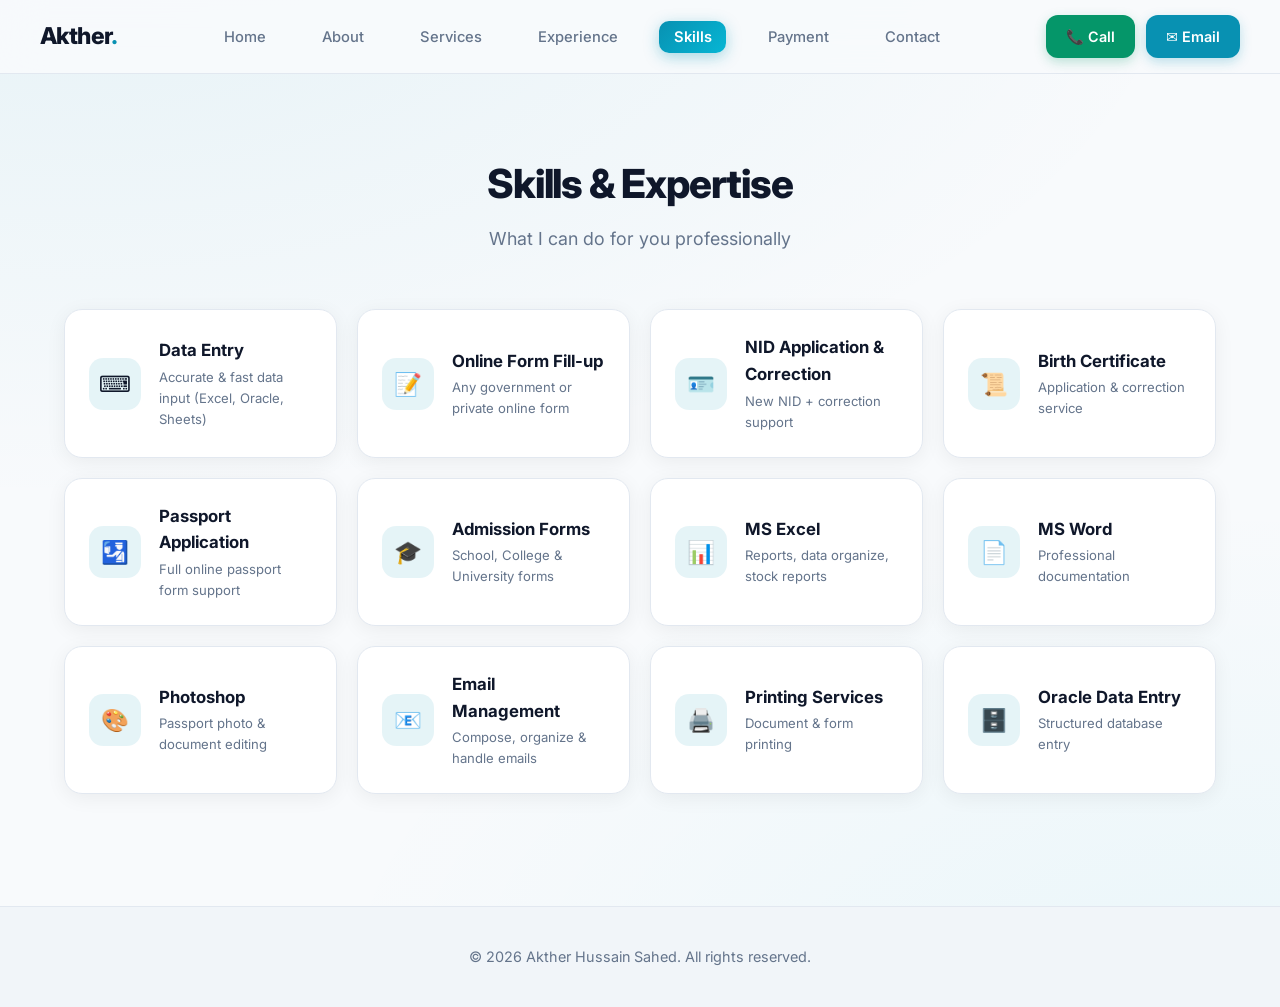
<file: skills.html>
<!DOCTYPE html>
<html lang="en">
<head>
    <meta charset="UTF-8">
    <meta name="viewport" content="width=device-width, initial-scale=1.0">
    <title>Skills | Akther Hussain Sahed</title>
    <link rel="preconnect" href="https://fonts.googleapis.com">
    <link rel="preconnect" href="https://fonts.gstatic.com" crossorigin>
    <link href="https://fonts.googleapis.com/css2?family=Inter:wght@300;400;500;600;700;800&display=swap" rel="stylesheet">
    <link rel="stylesheet" href="style.css">
</head>
<body>

    <nav class="navbar">
        <div class="nav-container">
            <a href="index.html" class="logo">Akther<span>.</span></a>
            
            <ul class="nav-links">
                <li><a href="index.html">Home</a></li>
                <li><a href="about.html">About</a></li>
                <li><a href="services.html">Services</a></li>
                <li><a href="experience.html">Experience</a></li>
                <li><a href="skills.html" class="active">Skills</a></li>
                <li><a href="payment.html">Payment</a></li>
                <li><a href="contact.html">Contact</a></li>
            </ul>

            <div class="nav-actions">
                <a href="tel:+8801789630040" class="btn btn-call">📞 Call</a>
                <a href="mailto:a.h.sahed82@gmail.com" class="btn btn-email">✉️ Email</a>
            </div>

            <button class="menu-toggle" aria-label="Menu">
                <span></span>
                <span></span>
                <span></span>
            </button>
        </div>
    </nav>

    <div class="mobile-overlay"></div>
    <div class="mobile-menu">
        <a href="index.html">Home</a>
        <a href="about.html">About</a>
        <a href="services.html">Services</a>
        <a href="experience.html">Experience</a>
        <a href="skills.html" class="active">Skills</a>
        <a href="payment.html">Payment</a>
        <a href="contact.html">Contact</a>
        <div class="mobile-buttons">
            <a href="tel:+8801789630040" class="btn btn-call">📞 Call Now</a>
            <a href="mailto:a.h.sahed82@gmail.com" class="btn btn-email">✉️ Email</a>
        </div>
    </div>

    <div class="page-header">
        <h1 class="animate">Skills & Expertise</h1>
        <p class="animate delay-1">What I can do for you professionally</p>
    </div>

    <section class="section" style="padding-top: 1rem;">
        <div class="skills-grid">

            <div class="skill-card animate">
                <div class="skill-icon">⌨️</div>
                <div class="skill-info">
                    <h3>Data Entry</h3>
                    <p>Accurate & fast data input (Excel, Oracle, Sheets)</p>
                </div>
            </div>

            <div class="skill-card animate delay-1">
                <div class="skill-icon">📝</div>
                <div class="skill-info">
                    <h3>Online Form Fill-up</h3>
                    <p>Any government or private online form</p>
                </div>
            </div>

            <div class="skill-card animate delay-2">
                <div class="skill-icon">🪪</div>
                <div class="skill-info">
                    <h3>NID Application & Correction</h3>
                    <p>New NID + correction support</p>
                </div>
            </div>

            <div class="skill-card animate delay-3">
                <div class="skill-icon">📜</div>
                <div class="skill-info">
                    <h3>Birth Certificate</h3>
                    <p>Application & correction service</p>
                </div>
            </div>

            <div class="skill-card animate">
                <div class="skill-icon">🛂</div>
                <div class="skill-info">
                    <h3>Passport Application</h3>
                    <p>Full online passport form support</p>
                </div>
            </div>

            <div class="skill-card animate delay-1">
                <div class="skill-icon">🎓</div>
                <div class="skill-info">
                    <h3>Admission Forms</h3>
                    <p>School, College & University forms</p>
                </div>
            </div>

            <div class="skill-card animate delay-2">
                <div class="skill-icon">📊</div>
                <div class="skill-info">
                    <h3>MS Excel</h3>
                    <p>Reports, data organize, stock reports</p>
                </div>
            </div>

            <div class="skill-card animate delay-3">
                <div class="skill-icon">📄</div>
                <div class="skill-info">
                    <h3>MS Word</h3>
                    <p>Professional documentation</p>
                </div>
            </div>

            <div class="skill-card animate">
                <div class="skill-icon">🎨</div>
                <div class="skill-info">
                    <h3>Photoshop</h3>
                    <p>Passport photo & document editing</p>
                </div>
            </div>

            <div class="skill-card animate delay-1">
                <div class="skill-icon">📧</div>
                <div class="skill-info">
                    <h3>Email Management</h3>
                    <p>Compose, organize & handle emails</p>
                </div>
            </div>

            <div class="skill-card animate delay-2">
                <div class="skill-icon">🖨️</div>
                <div class="skill-info">
                    <h3>Printing Services</h3>
                    <p>Document & form printing</p>
                </div>
            </div>

            <div class="skill-card animate delay-3">
                <div class="skill-icon">🗄️</div>
                <div class="skill-info">
                    <h3>Oracle Data Entry</h3>
                    <p>Structured database entry</p>
                </div>
            </div>

        </div>
    </section>

    <footer>
        <p>© 2026 Akther Hussain Sahed. All rights reserved.</p>
    </footer>

    <script src="script.js"></script>
</body>
</html>
</file>
<file: style.css>
/* ===== RESET & BASE ===== */
* {
    margin: 0;
    padding: 0;
    box-sizing: border-box;
}

:root {
    --bg: #f8fafc;
    --bg-secondary: #f1f5f9;
    --card: #ffffff;
    --border: #e2e8f0;
    --text: #0f172a;
    --text-muted: #64748b;
    --accent: #0891b2;
    --accent-light: #06b6d4;
    --accent-dark: #0e7490;
    --accent-glow: rgba(8, 145, 178, 0.25);
    --success: #059669;
    --radius: 18px;
    --transition: all 0.35s cubic-bezier(0.4, 0, 0.2, 1);
    --shadow: 0 4px 20px rgba(0,0,0,0.06);
    --shadow-hover: 0 12px 40px rgba(0,0,0,0.1);
}

html {
    scroll-behavior: smooth;
    scroll-padding-top: 80px;
}

body {
    font-family: 'Inter', system-ui, -apple-system, sans-serif;
    background: var(--bg);
    color: var(--text);
    line-height: 1.6;
    overflow-x: hidden;
    background-image: 
        radial-gradient(ellipse 90% 60% at 5% -10%, rgba(8, 145, 178, 0.08), transparent),
        radial-gradient(ellipse 70% 50% at 95% 100%, rgba(6, 182, 212, 0.06), transparent);
    min-height: 100vh;
}

a {
    text-decoration: none;
    color: inherit;
}

img {
    max-width: 100%;
    display: block;
}

/* ===== ANIMATIONS ===== */
@keyframes fadeInUp {
    from { opacity: 0; transform: translateY(30px); }
    to { opacity: 1; transform: translateY(0); }
}

@keyframes pulse-glow {
    0%, 100% { box-shadow: 0 0 0 0 var(--accent-glow); }
    50% { box-shadow: 0 0 0 16px transparent; }
}

@keyframes spin {
    from { transform: rotate(0deg); }
    to { transform: rotate(360deg); }
}

@keyframes float {
    0%, 100% { transform: translateY(0); }
    50% { transform: translateY(-10px); }
}

.animate {
    animation: fadeInUp 0.8s ease forwards;
}

.delay-1 { animation-delay: 0.12s; opacity: 0; }
.delay-2 { animation-delay: 0.24s; opacity: 0; }
.delay-3 { animation-delay: 0.36s; opacity: 0; }
.delay-4 { animation-delay: 0.48s; opacity: 0; }

/* ===== NAVBAR ===== */
.navbar {
    position: fixed;
    top: 0;
    left: 0;
    right: 0;
    z-index: 1000;
    background: rgba(248, 250, 252, 0.92);
    backdrop-filter: blur(20px);
    border-bottom: 1px solid var(--border);
    padding: 0 1.5rem;
    height: 74px;
    display: flex;
    align-items: center;
    transition: box-shadow 0.3s ease;
}

.navbar.scrolled {
    box-shadow: 0 4px 20px rgba(0,0,0,0.06);
}

.nav-container {
    max-width: 1200px;
    width: 100%;
    margin: 0 auto;
    display: flex;
    justify-content: space-between;
    align-items: center;
}

.logo {
    font-size: 1.45rem;
    font-weight: 800;
    letter-spacing: -0.6px;
    z-index: 1001;
    color: var(--text);
}

.logo span {
    color: var(--accent);
}

.nav-links {
    display: flex;
    gap: 1.7rem;
    list-style: none;
}

.nav-links a {
    color: var(--text-muted);
    font-weight: 500;
    font-size: 0.92rem;
    transition: all 0.35s ease;
    position: relative;
    padding: 0.45rem 0.9rem;
    border-radius: 10px;
}

.nav-links a::after {
    content: none;
}

.nav-links a:hover {
    color: var(--accent);
    background: rgba(8, 145, 178, 0.08);
}

.nav-links a.active {
    color: white !important;
    font-weight: 600;
    background: linear-gradient(135deg, #0891b2, #06b6d4);
    box-shadow: 0 4px 15px rgba(8, 145, 178, 0.35);
    animation: navPulse 2.5s ease-in-out infinite;
}

@keyframes navPulse {
    0%, 100% {
        box-shadow: 0 4px 15px rgba(8, 145, 178, 0.35);
    }
    50% {
        box-shadow: 0 4px 22px rgba(8, 145, 178, 0.55);
    }
}

.nav-actions {
    display: flex;
    gap: 0.7rem;
    align-items: center;
}

/* Hamburger */
.menu-toggle {
    display: none;
    flex-direction: column;
    gap: 5px;
    background: none;
    border: none;
    cursor: pointer;
    z-index: 1001;
    padding: 5px;
}

.menu-toggle span {
    display: block;
    width: 24px;
    height: 2.5px;
    background: var(--text);
    border-radius: 2px;
    transition: var(--transition);
}

.menu-toggle.active span:nth-child(1) {
    transform: translateY(7.5px) rotate(45deg);
}

.menu-toggle.active span:nth-child(2) {
    opacity: 0;
}

.menu-toggle.active span:nth-child(3) {
    transform: translateY(-7.5px) rotate(-45deg);
}

/* Mobile Menu */
.mobile-menu {
    position: fixed;
    top: 0;
    right: -100%;
    width: 290px;
    height: 100vh;
    background: #ffffff;
    border-left: 1px solid var(--border);
    padding: 95px 2rem 2rem;
    transition: right 0.35s ease;
    z-index: 999;
    display: flex;
    flex-direction: column;
    gap: 1.4rem;
    box-shadow: -12px 0 40px rgba(0,0,0,0.08);
}

.mobile-menu.active {
    right: 0;
}

.mobile-menu a {
    color: var(--text-muted);
    font-size: 1.1rem;
    font-weight: 500;
    padding: 0.55rem 0;
    border-bottom: 1px solid var(--border);
    transition: var(--transition);
}

.mobile-menu a:hover {
    color: var(--accent);
}

.mobile-menu a.active {
    color: white !important;
    background: linear-gradient(135deg, #0891b2, #06b6d4);
    border-radius: 10px;
    padding-left: 0.8rem !important;
    box-shadow: 0 4px 15px rgba(8, 145, 178, 0.3);
}

.mobile-menu .mobile-buttons {
    display: flex;
    flex-direction: column;
    gap: 0.8rem;
    margin-top: 1.5rem;
}

.mobile-overlay {
    position: fixed;
    inset: 0;
    background: rgba(0,0,0,0.4);
    z-index: 998;
    opacity: 0;
    visibility: hidden;
    transition: var(--transition);
}

.mobile-overlay.active {
    opacity: 1;
    visibility: visible;
}

.btn {
    display: inline-flex;
    align-items: center;
    gap: 0.5rem;
    padding: 0.6rem 1.25rem;
    border-radius: 12px;
    font-weight: 600;
    font-size: 0.9rem;
    transition: var(--transition);
    border: none;
    cursor: pointer;
}

.btn-call {
    background: var(--success);
    color: white;
    box-shadow: 0 4px 12px rgba(5, 150, 105, 0.25);
}

.btn-call:hover {
    background: #047857;
    transform: translateY(-3px);
    box-shadow: 0 10px 25px rgba(5, 150, 105, 0.35);
}

.btn-email {
    background: var(--accent);
    color: white;
    box-shadow: 0 4px 12px rgba(8, 145, 178, 0.25);
}

.btn-email:hover {
    background: var(--accent-dark);
    transform: translateY(-3px);
    box-shadow: 0 10px 25px var(--accent-glow);
}

.btn-outline {
    background: transparent;
    color: var(--accent);
    border: 2px solid var(--accent);
    position: relative;
    overflow: hidden;
    z-index: 1;
    font-weight: 700;
    animation: btnPulse 2.2s ease-in-out infinite;
}

@keyframes btnPulse {
    0%, 100% {
        box-shadow: 0 0 0 0 rgba(8, 145, 178, 0.45);
        border-color: #0891b2;
    }
    50% {
        box-shadow: 0 0 0 10px rgba(8, 145, 178, 0);
        border-color: #06b6d4;
    }
}

.btn-outline::before {
    content: '';
    position: absolute;
    top: 0;
    left: -100%;
    width: 100%;
    height: 100%;
    background: linear-gradient(135deg, #0891b2, #06b6d4);
    transition: left 0.4s ease;
    z-index: -1;
}

.btn-outline:hover {
    color: white;
    border-color: transparent;
    transform: translateY(-3px);
    box-shadow: 0 10px 28px var(--accent-glow);
    animation: none;
}

.btn-outline:hover::before {
    left: 0;
}

.btn-primary {
    background: linear-gradient(135deg, #0891b2, #06b6d4);
    color: white;
    font-weight: 700;
    box-shadow: 0 4px 15px rgba(8, 145, 178, 0.25);
}

.btn-primary:hover {
    transform: translateY(-3px);
    box-shadow: 0 12px 30px var(--accent-glow);
}

.btn-cv {
    background: transparent;
    color: var(--accent);
    border: 1.5px solid var(--accent);
    font-weight: 600;
}

.btn-cv:hover {
    background: var(--accent);
    color: white;
    transform: translateY(-3px);
    box-shadow: 0 8px 22px var(--accent-glow);
}

/* ===== HERO (Modern & Gorgeous) ===== */
.hero {
    min-height: 100vh;
    display: flex;
    align-items: center;
    padding: 7.5rem 1.5rem 5rem;
    max-width: 1200px;
    margin: 0 auto;
    position: relative;
}

.hero-wrapper {
    display: grid;
    grid-template-columns: 1.15fr 0.85fr;
    gap: 3.5rem;
    align-items: center;
    width: 100%;
}

.hero-badge {
    display: inline-flex;
    align-items: center;
    gap: 0.5rem;
    background: rgba(8, 145, 178, 0.1);
    color: var(--accent);
    padding: 0.45rem 1.15rem;
    border-radius: 50px;
    font-size: 0.88rem;
    font-weight: 600;
    margin-bottom: 1.6rem;
    border: 1px solid rgba(8, 145, 178, 0.22);
    animation: pulse-glow 2.8s infinite;
}

.hero h1 {
    font-size: clamp(2.4rem, 5.2vw, 3.6rem);
    font-weight: 800;
    line-height: 1.12;
    letter-spacing: -1.6px;
    margin-bottom: 1rem;
    color: var(--text);
}

.hero h1 span {
    background: linear-gradient(135deg, #0891b2 0%, #06b6d4 50%, #22d3ee 100%);
    -webkit-background-clip: text;
    -webkit-text-fill-color: transparent;
    background-clip: text;
}

.hero-subtitle {
    font-size: 1.3rem;
    color: var(--text-muted);
    margin-bottom: 1.4rem;
    font-weight: 500;
}

.hero-desc {
    font-size: 1.08rem;
    color: var(--text-muted);
    max-width: 520px;
    margin-bottom: 2.4rem;
    line-height: 1.75;
}

.hero-buttons {
    display: flex;
    gap: 1rem;
    flex-wrap: wrap;
}

/* Profile Photo - more premium */
.hero-photo {
    display: flex;
    justify-content: center;
    align-items: center;
}

.photo-frame {
    position: relative;
    width: 340px;
    height: 340px;
    animation: float 5s ease-in-out infinite;
}

.photo-frame::before {
    content: '';
    position: absolute;
    inset: -6px;
    border-radius: 50%;
    background: linear-gradient(135deg, #0891b2, #06b6d4, #22d3ee, #0891b2);
    z-index: 0;
    animation: spin 12s linear infinite;
}

.photo-frame::after {
    content: '';
    position: absolute;
    inset: -18px;
    border-radius: 50%;
    border: 1.5px dashed rgba(8, 145, 178, 0.25);
    z-index: 0;
}

.photo-frame img {
    width: 100%;
    height: 100%;
    object-fit: cover;
    border-radius: 50%;
    position: relative;
    z-index: 1;
    border: 6px solid #fff;
    box-shadow: 0 20px 50px rgba(8, 145, 178, 0.2);
}

/* ===== SECTIONS ===== */
.section {
    padding: 5.5rem 1.5rem;
    max-width: 1200px;
    margin: 0 auto;
}

.section-header {
    margin-bottom: 3rem;
    text-align: center;
}

.section-title {
    font-size: 2.15rem;
    font-weight: 800;
    letter-spacing: -0.6px;
    margin-bottom: 0.55rem;
    color: var(--text);
}

.section-subtitle {
    color: var(--text-muted);
    font-size: 1.08rem;
}

/* ===== ABOUT ===== */
.about-grid {
    display: grid;
    grid-template-columns: 0.9fr 1.3fr;
    gap: 3.5rem;
    align-items: center;
}

.about-photo {
    display: flex;
    justify-content: center;
}

.about-photo .photo-frame {
    width: 290px;
    height: 290px;
}

.about-text p {
    color: var(--text-muted);
    margin-bottom: 1.2rem;
    font-size: 1.06rem;
    line-height: 1.8;
}

.about-text strong {
    color: var(--text);
}

.stats-grid {
    display: grid;
    grid-template-columns: 1fr 1fr;
    gap: 1.15rem;
    margin-top: 1.6rem;
}

.stat-card {
    background: var(--card);
    border: 1px solid var(--border);
    border-radius: var(--radius);
    padding: 1.5rem 1.3rem;
    text-align: center;
    transition: all 0.4s cubic-bezier(0.4, 0, 0.2, 1);
    box-shadow: var(--shadow);
}

.stat-card:hover {
    border-color: rgba(8, 145, 178, 0.4);
    transform: translateY(-6px) scale(1.03);
    box-shadow: 0 14px 35px rgba(8, 145, 178, 0.12);
}

.stat-card:hover h3 {
    transform: scale(1.08);
    transition: transform 0.3s ease;
}

.stat-card h3 {
    font-size: 1.8rem;
    font-weight: 800;
    color: var(--accent);
    margin-bottom: 0.25rem;
}

.stat-card p {
    color: var(--text-muted);
    font-size: 0.88rem;
    font-weight: 500;
}

/* ===== EXPERIENCE ===== */
.exp-card {
    background: var(--card);
    border: 1px solid var(--border);
    border-radius: 20px;
    padding: 2.2rem;
    position: relative;
    overflow: hidden;
    transition: all 0.4s cubic-bezier(0.4, 0, 0.2, 1);
    box-shadow: var(--shadow);
}

.exp-card:hover {
    border-color: rgba(8, 145, 178, 0.4);
    transform: translateY(-5px);
    box-shadow: 0 16px 40px rgba(8, 145, 178, 0.1);
}

.exp-card::before {
    content: '';
    position: absolute;
    left: 0;
    top: 0;
    bottom: 0;
    width: 5px;
    background: linear-gradient(to bottom, #0891b2, #06b6d4);
    transition: width 0.35s ease;
}

.exp-card:hover::before {
    width: 7px;
}

.exp-header {
    display: flex;
    justify-content: space-between;
    align-items: flex-start;
    flex-wrap: wrap;
    gap: 1rem;
    margin-bottom: 1.15rem;
}

.exp-title {
    font-size: 1.3rem;
    font-weight: 700;
    color: var(--text);
}

.exp-company {
    color: var(--accent);
    font-weight: 600;
    margin-top: 0.25rem;
}

.exp-date {
    background: rgba(8, 145, 178, 0.1);
    color: var(--accent);
    padding: 0.4rem 1rem;
    border-radius: 50px;
    font-size: 0.88rem;
    font-weight: 600;
}

.exp-list {
    list-style: none;
    margin-top: 1.4rem;
}

.exp-list li {
    color: var(--text-muted);
    margin-bottom: 0.8rem;
    padding-left: 1.5rem;
    position: relative;
    font-size: 1.02rem;
}

.exp-list li::before {
    content: '▹';
    position: absolute;
    left: 0;
    color: var(--accent);
    font-weight: bold;
    font-size: 1.15rem;
}

/* ===== SKILLS ===== */
.skills-grid {
    display: grid;
    grid-template-columns: repeat(auto-fill, minmax(230px, 1fr));
    gap: 1.25rem;
}

.skill-card {
    background: var(--card);
    border: 1px solid var(--border);
    border-radius: var(--radius);
    padding: 1.5rem;
    transition: all 0.4s cubic-bezier(0.4, 0, 0.2, 1);
    display: flex;
    align-items: center;
    gap: 1.1rem;
    box-shadow: var(--shadow);
}

.skill-card:hover {
    border-color: rgba(8, 145, 178, 0.45);
    transform: translateY(-6px) scale(1.02);
    box-shadow: 0 14px 35px rgba(8, 145, 178, 0.12);
}

.skill-icon {
    width: 52px;
    height: 52px;
    background: rgba(8, 145, 178, 0.1);
    border-radius: 14px;
    display: flex;
    align-items: center;
    justify-content: center;
    font-size: 1.4rem;
    flex-shrink: 0;
    transition: all 0.35s ease;
}

.skill-card:hover .skill-icon {
    background: linear-gradient(135deg, #0891b2, #06b6d4);
    transform: rotate(-6deg) scale(1.1);
}

.skill-info h3 {
    font-size: 1.05rem;
    font-weight: 700;
    margin-bottom: 0.15rem;
    color: var(--text);
}

.skill-info p {
    color: var(--text-muted);
    font-size: 0.82rem;
}

/* ===== SERVICES ===== */
.services-grid {
    display: grid;
    grid-template-columns: repeat(auto-fill, minmax(275px, 1fr));
    gap: 1.5rem;
}

.service-card {
    background: var(--card);
    border: 1px solid var(--border);
    border-radius: 18px;
    padding: 1.9rem;
    transition: all 0.4s cubic-bezier(0.4, 0, 0.2, 1);
    box-shadow: var(--shadow);
    position: relative;
    overflow: hidden;
}

.service-card::before {
    content: '';
    position: absolute;
    top: 0;
    left: 0;
    width: 100%;
    height: 3px;
    background: linear-gradient(90deg, #0891b2, #06b6d4, #22d3ee);
    transform: scaleX(0);
    transform-origin: left;
    transition: transform 0.4s ease;
}

.service-card:hover {
    border-color: rgba(8, 145, 178, 0.45);
    transform: translateY(-8px);
    box-shadow: 0 16px 40px rgba(8, 145, 178, 0.12);
}

.service-card:hover::before {
    transform: scaleX(1);
}

.service-icon {
    width: 54px;
    height: 54px;
    background: rgba(8, 145, 178, 0.1);
    border-radius: 14px;
    display: flex;
    align-items: center;
    justify-content: center;
    font-size: 1.5rem;
    margin-bottom: 1.2rem;
    transition: all 0.35s ease;
}

.service-card:hover .service-icon {
    background: linear-gradient(135deg, #0891b2, #06b6d4);
    transform: scale(1.08);
}

.service-card h3 {
    font-size: 1.15rem;
    font-weight: 700;
    margin-bottom: 0.6rem;
    color: var(--text);
}

.service-card p {
    color: var(--text-muted);
    font-size: 0.95rem;
    line-height: 1.65;
}

/* ===== STRENGTHS ===== */
.strengths-grid {
    display: grid;
    grid-template-columns: repeat(auto-fill, minmax(210px, 1fr));
    gap: 1.15rem;
}

.strength-item {
    background: var(--card);
    border: 1px solid var(--border);
    border-radius: 14px;
    padding: 1.25rem 1.4rem;
    display: flex;
    align-items: center;
    gap: 0.9rem;
    transition: all 0.35s cubic-bezier(0.4, 0, 0.2, 1);
    font-weight: 600;
    color: var(--text);
    box-shadow: var(--shadow);
}

.strength-item:hover {
    border-color: rgba(8, 145, 178, 0.4);
    transform: translateY(-4px) scale(1.02);
    box-shadow: 0 10px 28px rgba(8, 145, 178, 0.1);
}

.strength-item span {
    font-size: 1.3rem;
}

/* ===== LANGUAGES ===== */
.lang-grid {
    display: flex;
    gap: 1.5rem;
    flex-wrap: wrap;
    justify-content: center;
}

.lang-card {
    background: var(--card);
    border: 1px solid var(--border);
    border-radius: 16px;
    padding: 1.5rem 2.6rem;
    text-align: center;
    transition: var(--transition);
    box-shadow: var(--shadow);
}

.lang-card:hover {
    border-color: rgba(8, 145, 178, 0.4);
    transform: translateY(-3px);
}

.lang-card h3 {
    font-size: 1.2rem;
    margin-bottom: 0.3rem;
    color: var(--text);
}

.lang-card p {
    color: var(--text-muted);
    font-size: 0.9rem;
}

/* ===== CONTACT ===== */
.contact-wrapper {
    display: grid;
    grid-template-columns: 1fr 1fr;
    gap: 1.8rem;
    max-width: 880px;
    margin: 0 auto;
}

.contact-card {
    background: var(--card);
    border: 1px solid var(--border);
    border-radius: 20px;
    padding: 2.3rem;
    text-align: center;
    transition: all 0.4s cubic-bezier(0.4, 0, 0.2, 1);
    box-shadow: var(--shadow);
}

.contact-card:hover {
    border-color: rgba(8, 145, 178, 0.4);
    transform: translateY(-8px);
    box-shadow: 0 16px 40px rgba(8, 145, 178, 0.12);
}

.contact-icon {
    width: 60px;
    height: 60px;
    background: rgba(8, 145, 178, 0.1);
    border-radius: 16px;
    display: flex;
    align-items: center;
    justify-content: center;
    font-size: 1.7rem;
    margin: 0 auto 1.2rem;
    transition: all 0.35s ease;
}

.contact-card:hover .contact-icon {
    background: linear-gradient(135deg, #0891b2, #06b6d4);
    transform: scale(1.1);
}

.contact-card h3 {
    font-size: 1.2rem;
    margin-bottom: 0.4rem;
    color: var(--text);
}

.contact-card p {
    color: var(--text-muted);
    margin-bottom: 1.4rem;
    font-size: 0.95rem;
}

.contact-card a.btn {
    width: 100%;
    justify-content: center;
}

.contact-full {
    grid-column: 1 / -1;
    background: var(--card);
    border: 1px solid var(--border);
    border-radius: 20px;
    padding: 2.3rem;
    text-align: center;
    box-shadow: var(--shadow);
}

.contact-full h3 {
    font-size: 1.3rem;
    margin-bottom: 0.7rem;
    color: var(--text);
}

.social-links {
    display: flex;
    justify-content: center;
    gap: 1.1rem;
    margin-top: 1.3rem;
    flex-wrap: wrap;
}

.social-btn {
    display: inline-flex;
    align-items: center;
    gap: 0.5rem;
    padding: 0.7rem 1.4rem;
    background: var(--bg-secondary);
    border: 1px solid var(--border);
    border-radius: 12px;
    color: var(--text);
    font-weight: 500;
    transition: var(--transition);
}

.social-btn:hover {
    border-color: var(--accent);
    color: var(--accent);
    transform: translateY(-2px);
}

/* ===== FOOTER ===== */
footer {
    text-align: center;
    padding: 2.4rem 1.5rem;
    border-top: 1px solid var(--border);
    color: var(--text-muted);
    font-size: 0.9rem;
    margin-top: 1.5rem;
    background: var(--bg-secondary);
}

/* ===== PAGE HEADER ===== */
.page-header {
    padding: 9.5rem 1.5rem 2.5rem;
    max-width: 1200px;
    margin: 0 auto;
    text-align: center;
}

.page-header h1 {
    font-size: 2.5rem;
    font-weight: 800;
    letter-spacing: -1.2px;
    margin-bottom: 0.55rem;
    color: var(--text);
}

.page-header p {
    color: var(--text-muted);
    font-size: 1.12rem;
}

/* ===== RESPONSIVE ===== */
@media (max-width: 980px) {
    .hero-wrapper {
        grid-template-columns: 1fr;
        text-align: center;
        gap: 2.8rem;
    }
    .hero-desc {
        margin-left: auto;
        margin-right: auto;
    }
    .hero-buttons {
        justify-content: center;
    }
    .hero-photo {
        order: -1;
    }
    .photo-frame {
        width: 270px;
        height: 270px;
    }
    .about-grid {
        grid-template-columns: 1fr;
        text-align: center;
    }
    .about-photo {
        order: -1;
    }
    .nav-links {
        display: none;
    }
    .nav-actions {
        display: none;
    }
    .menu-toggle {
        display: flex;
    }
}

@media (max-width: 768px) {
    .hero {
        padding-top: 6.5rem;
        min-height: auto;
        padding-bottom: 3.5rem;
    }
    .contact-wrapper {
        grid-template-columns: 1fr;
    }
    .exp-header {
        flex-direction: column;
    }
    .stats-grid {
        grid-template-columns: 1fr 1fr;
    }
    .section {
        padding: 3.8rem 1.2rem;
    }
    .page-header {
        padding: 8rem 1.2rem 2rem;
    }
    .page-header h1 {
        font-size: 2.1rem;
    }
    .skills-grid {
        grid-template-columns: 1fr;
    }
    .services-grid {
        grid-template-columns: 1fr;
    }
    .strengths-grid {
        grid-template-columns: 1fr 1fr;
    }
}

@media (max-width: 480px) {
    .hero-buttons {
        flex-direction: column;
    }
    .btn {
        width: 100%;
        justify-content: center;
    }
    .photo-frame {
        width: 210px;
        height: 210px;
    }
    .stats-grid {
        grid-template-columns: 1fr 1fr;
        gap: 0.85rem;
    }
    .stat-card {
        padding: 1.15rem 0.85rem;
    }
    .stat-card h3 {
        font-size: 1.45rem;
    }
    .strengths-grid {
        grid-template-columns: 1fr;
    }
    .hero h1 {
        font-size: 2rem;
    }
    .section-title {
        font-size: 1.8rem;
    }
}
</file>
